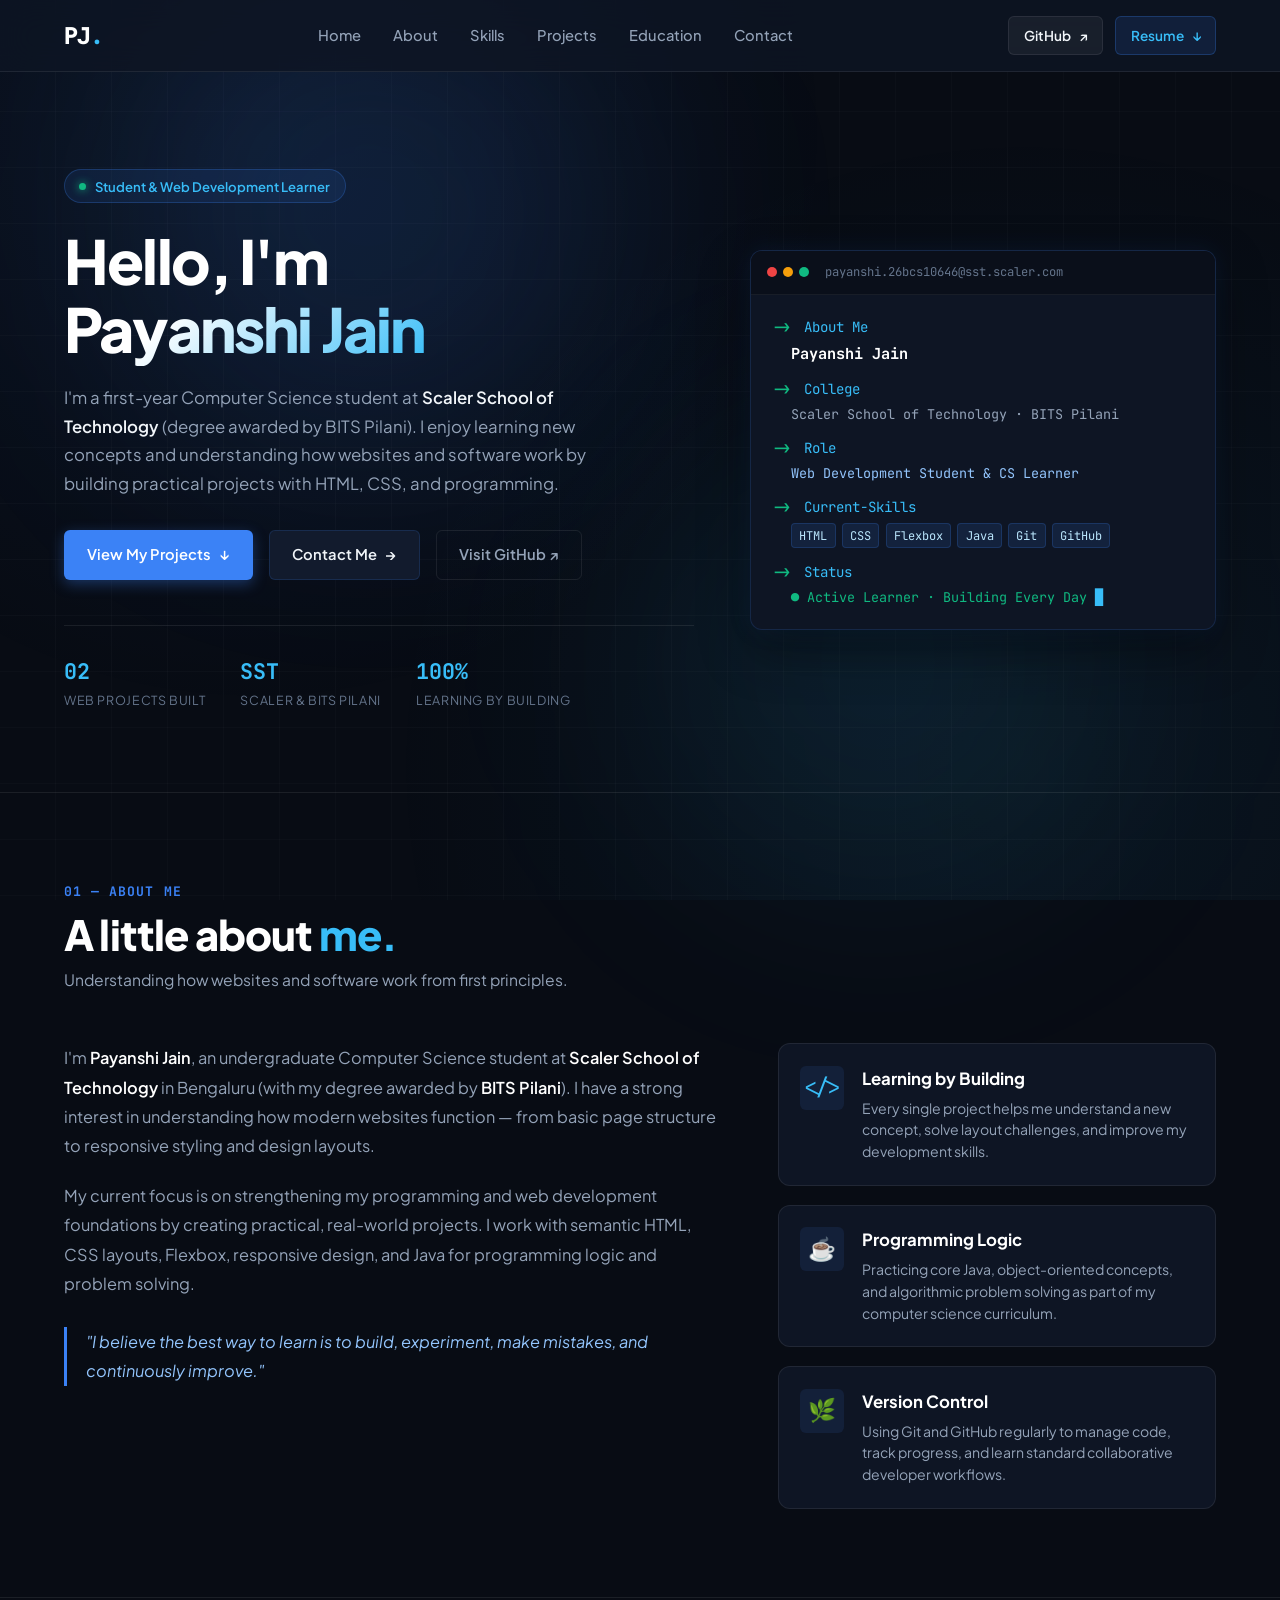
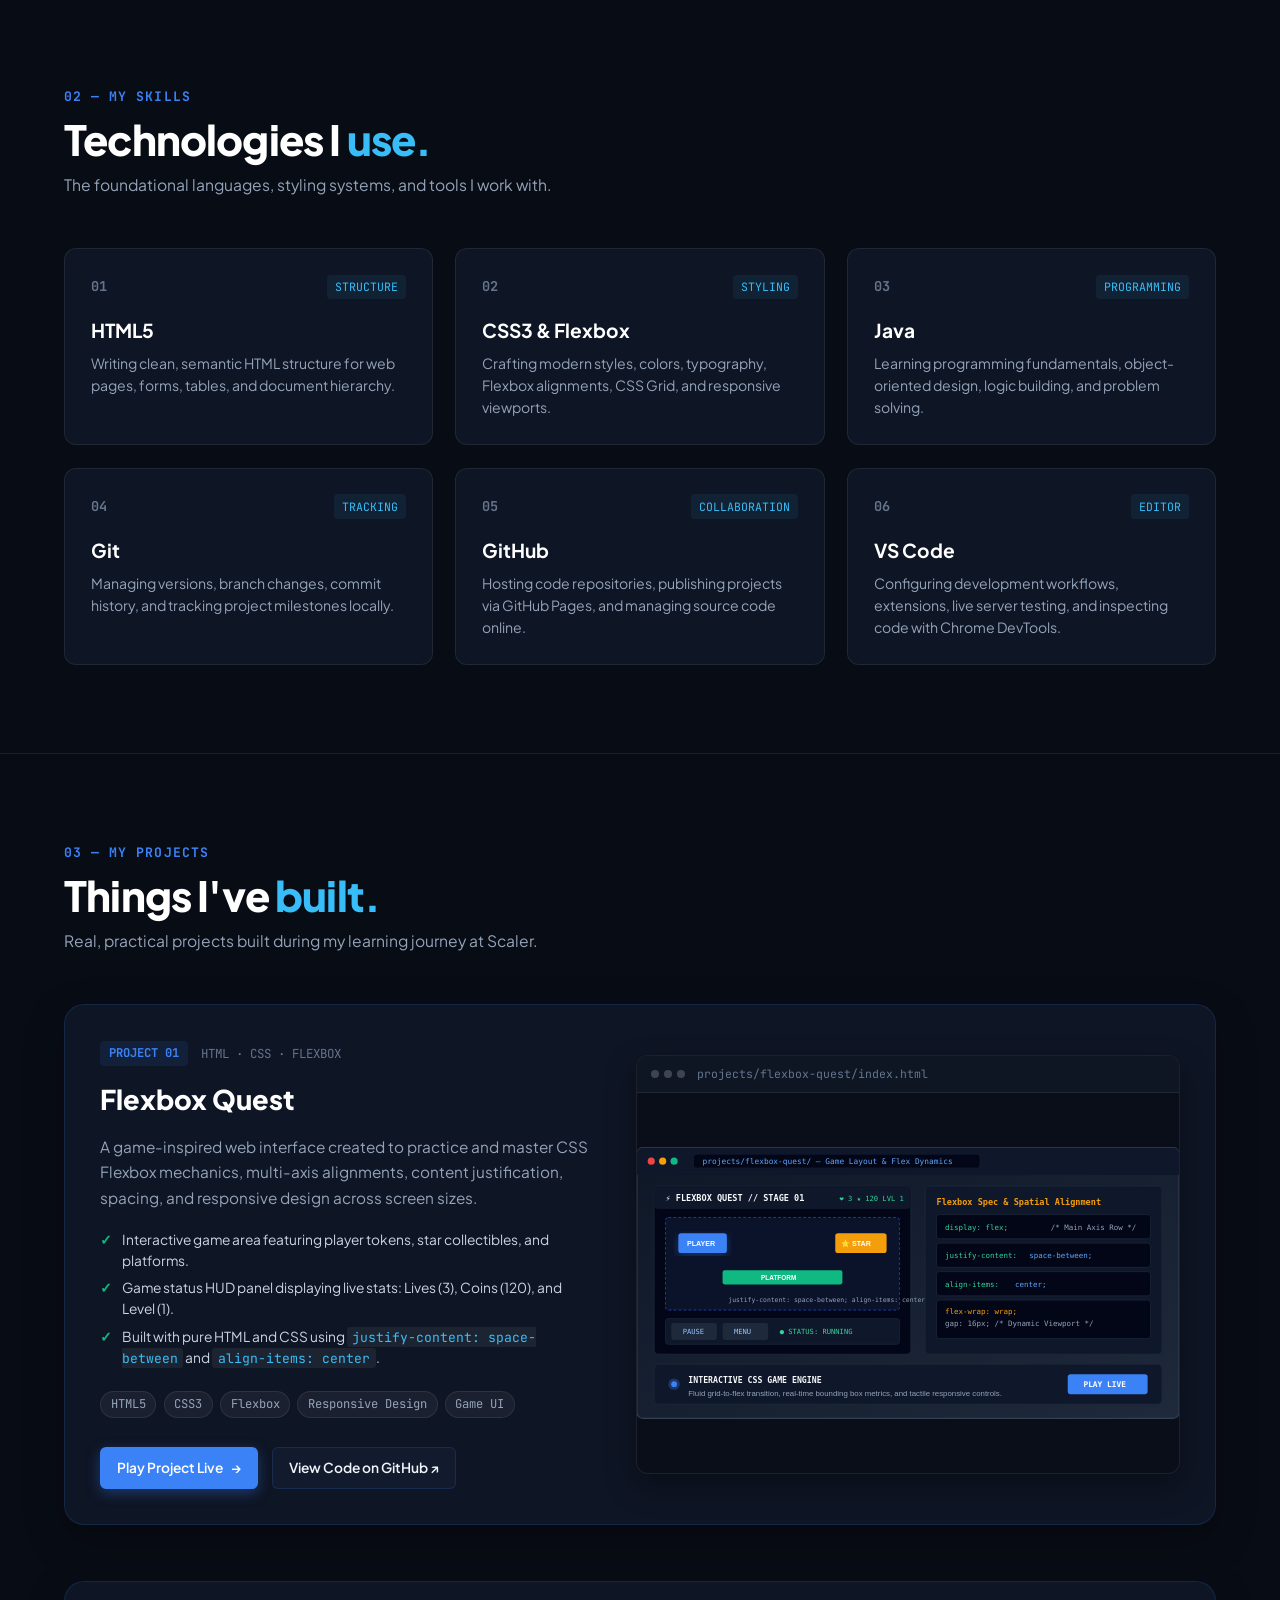
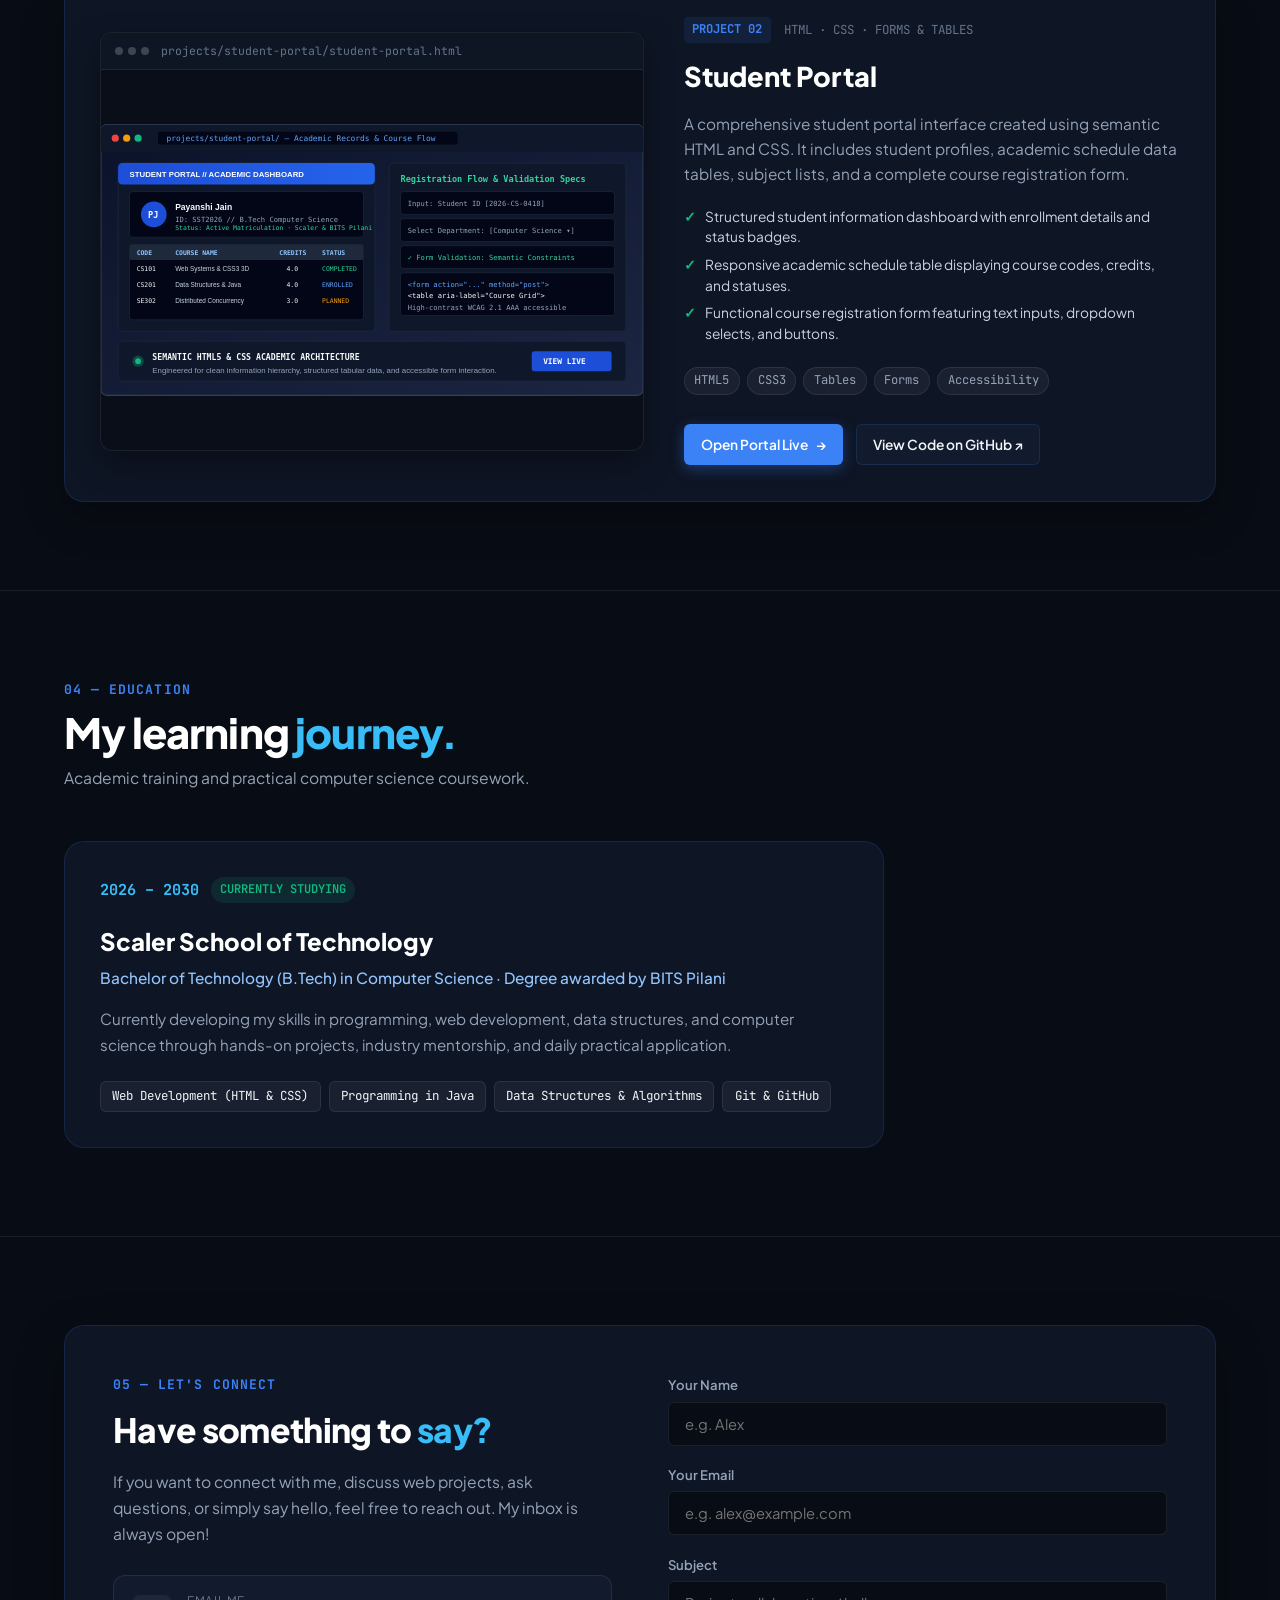
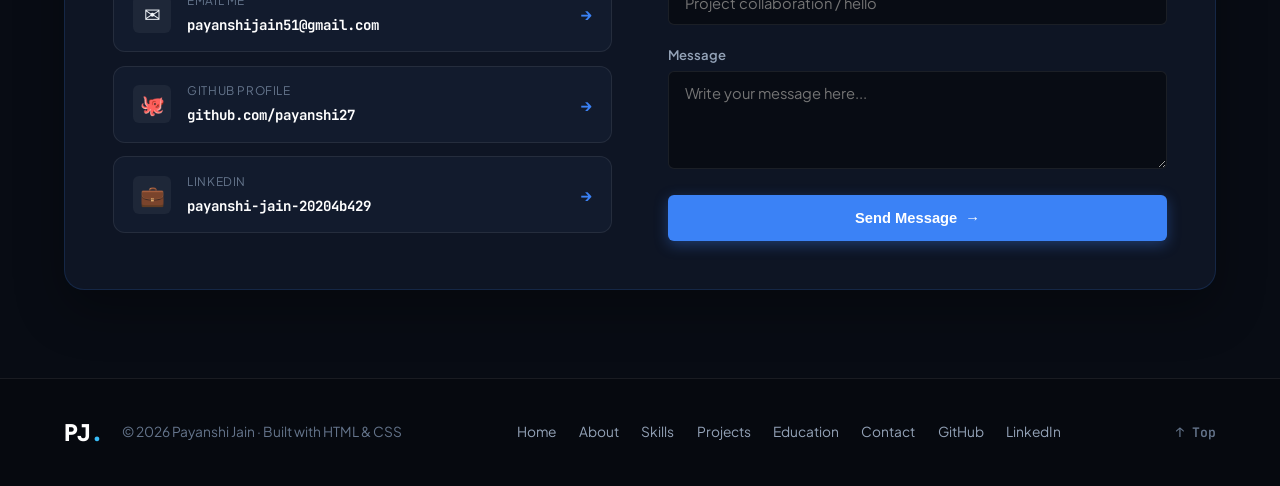
<file: index.html>
<!DOCTYPE html>
<html lang="en">
<head>
  <meta charset="UTF-8">
  <meta name="viewport" content="width=device-width, initial-scale=1.0">
  <meta name="description" content="Payanshi Jain — Portfolio. Student &amp; Web Development Learner at Scaler School of Technology (BITS Pilani). Building projects with HTML, CSS, and Java.">
  <meta name="author" content="Payanshi Jain">
  <title>Payanshi Jain | Portfolio</title>
  
  <!-- Modern Typography Fonts -->
  <link rel="preconnect" href="https://fonts.googleapis.com">
  <link rel="preconnect" href="https://fonts.gstatic.com" crossorigin>
  <link href="https://fonts.googleapis.com/css2?family=JetBrains+Mono:wght@400;500;600;700&family=Plus+Jakarta+Sans:wght@400;500;600;700;800&display=swap" rel="stylesheet">
  
  <link rel="stylesheet" href="style.css">
  <link rel="icon" href="data:image/svg+xml,<svg xmlns='http://www.w3.org/2000/svg' viewBox='0 0 100 100'><rect width='100' height='100' rx='20' fill='%231E293B'/><text y='.72em' x='20' font-size='62' font-family='sans-serif' font-weight='800' fill='%2360A5FA'>PJ</text></svg>">
</head>
<body>

  <!-- ================= NAVBAR ================= -->
  <header class="navbar">
    <div class="container nav-container">
      <a href="#home" class="logo" aria-label="Payanshi Jain Home">
        PJ<span>.</span>
      </a>

      <!-- Mobile Navigation Hamburger Checkbox -->
      <input type="checkbox" id="nav-toggle" class="nav-toggle-input">
      <label for="nav-toggle" class="nav-toggle-label" aria-label="Open Navigation">
        <span></span>
        <span></span>
        <span></span>
      </label>

      <nav class="nav-menu">
        <a href="#home" class="nav-link">Home</a>
        <a href="#about" class="nav-link">About</a>
        <a href="#skills" class="nav-link">Skills</a>
        <a href="#projects" class="nav-link">Projects</a>
        <a href="#education" class="nav-link">Education</a>
        <a href="#contact" class="nav-link">Contact</a>
      </nav>

      <div class="nav-actions">
        <a href="https://github.com/payanshi27" target="_blank" rel="noopener" class="btn btn-github">
          <span>GitHub</span>
          <span>↗</span>
        </a>
        <a href="./resume.pdf" target="_blank" rel="noopener" class="btn btn-resume">
          <span>Resume</span>
          <span>↓</span>
        </a>
      </div>
    </div>
  </header>

  <main>

    <!-- ================= HERO SECTION ================= -->
    <section id="home" class="hero-section">
      <div class="ambient-glow glow-top"></div>
      <div class="ambient-glow glow-bottom"></div>

      <div class="container hero-container">
        <!-- Hero Text Content -->
        <div class="hero-content">
          <div class="badge-pill">
            <span class="badge-dot"></span>
            <span>Student &amp; Web Development Learner</span>
          </div>

          <h1 class="hero-title">
            Hello, I'm <br>
            <span class="gradient-text">Payanshi Jain</span>
          </h1>

          <p class="hero-description">
            I'm a first-year Computer Science student at <strong>Scaler School of Technology</strong>
            (degree awarded by BITS Pilani). I enjoy learning new concepts and understanding how websites
            and software work by building practical projects with HTML, CSS, and programming.
          </p>

          <div class="hero-buttons">
            <a href="#projects" class="btn btn-primary">
              <span>View My Projects</span>
              <span>↓</span>
            </a>
            <a href="#contact" class="btn btn-secondary">
              <span>Contact Me</span>
              <span>→</span>
            </a>
            <a href="https://github.com/payanshi27" target="_blank" rel="noopener" class="btn btn-outline">
              <span>Visit GitHub ↗</span>
            </a>
          </div>

          <!-- Student Focus Highlights -->
          <div class="hero-highlights">
            <div class="highlight-item">
              <span class="highlight-num">02</span>
              <span class="highlight-label">Web Projects Built</span>
            </div>
            <div class="highlight-item">
              <span class="highlight-num">SST</span>
              <span class="highlight-label">Scaler &amp; BITS Pilani</span>
            </div>
            <div class="highlight-item">
              <span class="highlight-num">100%</span>
              <span class="highlight-label">Learning By Building</span>
            </div>
          </div>
        </div>

        <!-- Hero Terminal Card -->
        <div class="hero-card-wrapper">
          <div class="terminal-card">
            <div class="terminal-header">
              <div class="terminal-dots">
                <span class="dot dot-red"></span>
                <span class="dot dot-yellow"></span>
                <span class="dot dot-green"></span>
              </div>
              <div class="terminal-title">payanshi.26bcs10646@sst.scaler.com</div>
            </div>

            <div class="terminal-body">
              <div class="terminal-row">
                <span class="term-prompt">-></span> <span class="term-cmd">About Me</span>
              </div>
              <div class="term-output bold">Payanshi Jain</div>

              <div class="terminal-row">
                <span class="term-prompt">-></span> <span class="term-cmd">College</span>
              </div>
              <div class="term-output">Scaler School of Technology · BITS Pilani</div>

              <div class="terminal-row">
                <span class="term-prompt">-></span> <span class="term-cmd">Role</span>
              </div>
              <div class="term-output accent">Web Development Student &amp; CS Learner</div>

              <div class="terminal-row">
                <span class="term-prompt">-></span> <span class="term-cmd">Current-Skills</span>
              </div>
              <div class="term-skills-tags">
                <span class="tag">HTML</span>
                <span class="tag">CSS</span>
                <span class="tag">Flexbox</span>
                <span class="tag">Java</span>
                <span class="tag">Git</span>
                <span class="tag">GitHub</span>
              </div>

              <div class="terminal-row">
                <span class="term-prompt">-></span> <span class="term-cmd">Status</span>
              </div>
              <div class="term-output green">● Active Learner · Building Every Day <span class="cursor-blink">█</span></div>
            </div>
          </div>
        </div>
      </div>
    </section>

    <!-- ================= ABOUT ME ================= -->
    <section id="about" class="section about-section">
      <div class="container">
        <div class="section-header">
          <span class="section-tag">01 — ABOUT ME</span>
          <h2 class="section-title">A little about <span>me.</span></h2>
          <p class="section-subtitle">Understanding how websites and software work from first principles.</p>
        </div>

        <div class="about-grid">
          <div class="about-narrative">
            <p>
              I'm <strong>Payanshi Jain</strong>, an undergraduate Computer Science student at
              <strong>Scaler School of Technology</strong> in Bengaluru (with my degree awarded by <strong>BITS Pilani</strong>).
              I have a strong interest in understanding how modern websites function — from basic page structure to responsive styling and design layouts.
            </p>
            <p>
              My current focus is on strengthening my programming and web development foundations by creating practical, real-world projects.
              I work with semantic HTML, CSS layouts, Flexbox, responsive design, and Java for programming logic and problem solving.
            </p>
            <p class="about-quote">
              "I believe the best way to learn is to build, experiment, make mistakes, and continuously improve."
            </p>
          </div>

          <div class="about-cards-col">
            <div class="card-feature">
              <div class="feature-icon">&lt;/&gt;</div>
              <div class="feature-info">
                <h3>Learning by Building</h3>
                <p>Every single project helps me understand a new concept, solve layout challenges, and improve my development skills.</p>
              </div>
            </div>

            <div class="card-feature">
              <div class="feature-icon">☕</div>
              <div class="feature-info">
                <h3>Programming Logic</h3>
                <p>Practicing core Java, object-oriented concepts, and algorithmic problem solving as part of my computer science curriculum.</p>
              </div>
            </div>

            <div class="card-feature">
              <div class="feature-icon">🌿</div>
              <div class="feature-info">
                <h3>Version Control</h3>
                <p>Using Git and GitHub regularly to manage code, track progress, and learn standard collaborative developer workflows.</p>
              </div>
            </div>
          </div>
        </div>
      </div>
    </section>

    <!-- ================= SKILLS ================= -->
    <section id="skills" class="section skills-section">
      <div class="container">
        <div class="section-header">
          <span class="section-tag">02 — MY SKILLS</span>
          <h2 class="section-title">Technologies I <span>use.</span></h2>
          <p class="section-subtitle">The foundational languages, styling systems, and tools I work with.</p>
        </div>

        <div class="skills-grid">
          <!-- Skill 01 -->
          <div class="skill-card">
            <div class="skill-head">
              <span class="skill-num">01</span>
              <span class="skill-badge">Structure</span>
            </div>
            <h3>HTML5</h3>
            <p>Writing clean, semantic HTML structure for web pages, forms, tables, and document hierarchy.</p>
          </div>

          <!-- Skill 02 -->
          <div class="skill-card">
            <div class="skill-head">
              <span class="skill-num">02</span>
              <span class="skill-badge">Styling</span>
            </div>
            <h3>CSS3 &amp; Flexbox</h3>
            <p>Crafting modern styles, colors, typography, Flexbox alignments, CSS Grid, and responsive viewports.</p>
          </div>

          <!-- Skill 03 -->
          <div class="skill-card">
            <div class="skill-head">
              <span class="skill-num">03</span>
              <span class="skill-badge">Programming</span>
            </div>
            <h3>Java</h3>
            <p>Learning programming fundamentals, object-oriented design, logic building, and problem solving.</p>
          </div>

          <!-- Skill 04 -->
          <div class="skill-card">
            <div class="skill-head">
              <span class="skill-num">04</span>
              <span class="skill-badge">Tracking</span>
            </div>
            <h3>Git</h3>
            <p>Managing versions, branch changes, commit history, and tracking project milestones locally.</p>
          </div>

          <!-- Skill 05 -->
          <div class="skill-card">
            <div class="skill-head">
              <span class="skill-num">05</span>
              <span class="skill-badge">Collaboration</span>
            </div>
            <h3>GitHub</h3>
            <p>Hosting code repositories, publishing projects via GitHub Pages, and managing source code online.</p>
          </div>

          <!-- Skill 06 -->
          <div class="skill-card">
            <div class="skill-head">
              <span class="skill-num">06</span>
              <span class="skill-badge">Editor</span>
            </div>
            <h3>VS Code</h3>
            <p>Configuring development workflows, extensions, live server testing, and inspecting code with Chrome DevTools.</p>
          </div>
        </div>
      </div>
    </section>

    <!-- ================= PROJECTS ================= -->
    <section id="projects" class="section projects-section">
      <div class="container">
        <div class="section-header">
          <span class="section-tag">03 — MY PROJECTS</span>
          <h2 class="section-title">Things I've <span>built.</span></h2>
          <p class="section-subtitle">Real, practical projects built during my learning journey at Scaler.</p>
        </div>

        <div class="projects-container">

          <!-- PROJECT 01: FLEXBOX QUEST -->
          <article class="project-showcase-card">
            <div class="project-details">
              <div class="project-meta-strip">
                <span class="project-index">PROJECT 01</span>
                <span class="project-category">HTML · CSS · FLEXBOX</span>
              </div>

              <h3 class="project-title">Flexbox Quest</h3>
              <p class="project-desc">
                A game-inspired web interface created to practice and master CSS Flexbox mechanics, multi-axis alignments,
                content justification, spacing, and responsive design across screen sizes.
              </p>

              <div class="project-key-points">
                <div class="key-point">
                  <span class="check-icon">✓</span>
                  <span>Interactive game area featuring player tokens, star collectibles, and platforms.</span>
                </div>
                <div class="key-point">
                  <span class="check-icon">✓</span>
                  <span>Game status HUD panel displaying live stats: Lives (3), Coins (120), and Level (1).</span>
                </div>
                <div class="key-point">
                  <span class="check-icon">✓</span>
                  <span>Built with pure HTML and CSS using <code>justify-content: space-between</code> and <code>align-items: center</code>.</span>
                </div>
              </div>

              <div class="project-tags-row">
                <span class="ptag">HTML5</span>
                <span class="ptag">CSS3</span>
                <span class="ptag">Flexbox</span>
                <span class="ptag">Responsive Design</span>
                <span class="ptag">Game UI</span>
              </div>

              <div class="project-buttons">
                <a href="./projects/flexbox-quest/index.html" target="_blank" rel="noopener" class="btn btn-primary btn-sm">
                  <span>Play Project Live</span>
                  <span>→</span>
                </a>
                <a href="https://github.com/payanshi27/portfolio" target="_blank" rel="noopener" class="btn btn-secondary btn-sm">
                  <span>View Code on GitHub ↗</span>
                </a>
              </div>
            </div>

            <!-- Project Visual Showcase -->
            <div class="project-preview-frame">
              <div class="frame-bar">
                <div class="frame-dots">
                  <span></span><span></span><span></span>
                </div>
                <span class="frame-url">projects/flexbox-quest/index.html</span>
              </div>
              <img src="images/flexbox-preview.svg" alt="Flexbox Quest Game UI Preview" width="760" height="380" loading="lazy">
            </div>
          </article>

          <!-- PROJECT 02: STUDENT PORTAL -->
          <article class="project-showcase-card reverse">
            <div class="project-details">
              <div class="project-meta-strip">
                <span class="project-index">PROJECT 02</span>
                <span class="project-category">HTML · CSS · FORMS &amp; TABLES</span>
              </div>

              <h3 class="project-title">Student Portal</h3>
              <p class="project-desc">
                A comprehensive student portal interface created using semantic HTML and CSS. It includes student profiles,
                academic schedule data tables, subject lists, and a complete course registration form.
              </p>

              <div class="project-key-points">
                <div class="key-point">
                  <span class="check-icon">✓</span>
                  <span>Structured student information dashboard with enrollment details and status badges.</span>
                </div>
                <div class="key-point">
                  <span class="check-icon">✓</span>
                  <span>Responsive academic schedule table displaying course codes, credits, and statuses.</span>
                </div>
                <div class="key-point">
                  <span class="check-icon">✓</span>
                  <span>Functional course registration form featuring text inputs, dropdown selects, and buttons.</span>
                </div>
              </div>

              <div class="project-tags-row">
                <span class="ptag">HTML5</span>
                <span class="ptag">CSS3</span>
                <span class="ptag">Tables</span>
                <span class="ptag">Forms</span>
                <span class="ptag">Accessibility</span>
              </div>

              <div class="project-buttons">
                <a href="./projects/student-portal/student-portal.html" target="_blank" rel="noopener" class="btn btn-primary btn-sm">
                  <span>Open Portal Live</span>
                  <span>→</span>
                </a>
                <a href="https://github.com/payanshi27/portfolio" target="_blank" rel="noopener" class="btn btn-secondary btn-sm">
                  <span>View Code on GitHub ↗</span>
                </a>
              </div>
            </div>

            <!-- Project Visual Showcase -->
            <div class="project-preview-frame">
              <div class="frame-bar">
                <div class="frame-dots">
                  <span></span><span></span><span></span>
                </div>
                <span class="frame-url">projects/student-portal/student-portal.html</span>
              </div>
              <img src="images/portal-preview.svg" alt="Student Portal Dashboard Preview" width="760" height="380" loading="lazy">
            </div>
          </article>

        </div>
      </div>
    </section>

    <!-- ================= EDUCATION ================= -->
    <section id="education" class="section education-section">
      <div class="container">
        <div class="section-header">
          <span class="section-tag">04 — EDUCATION</span>
          <h2 class="section-title">My learning <span>journey.</span></h2>
          <p class="section-subtitle">Academic training and practical computer science coursework.</p>
        </div>

        <div class="education-card-wrapper">
          <div class="edu-card">
            <div class="edu-badge-row">
              <span class="edu-year">2026 – 2030</span>
              <span class="edu-status">Currently Studying</span>
            </div>

            <div class="edu-content">
              <h3>Scaler School of Technology</h3>
              <p class="edu-sub">Bachelor of Technology (B.Tech) in Computer Science · Degree awarded by BITS Pilani</p>
              <p class="edu-desc">
                Currently developing my skills in programming, web development, data structures, and computer science
                through hands-on projects, industry mentorship, and daily practical application.
              </p>

              <div class="edu-topics">
                <span>Web Development (HTML &amp; CSS)</span>
                <span>Programming in Java</span>
                <span>Data Structures &amp; Algorithms</span>
                <span>Git &amp; GitHub</span>
              </div>
            </div>
          </div>
        </div>
      </div>
    </section>

    <!-- ================= CONTACT ================= -->
    <section id="contact" class="section contact-section">
      <div class="container">
        <div class="contact-box">
          <div class="contact-info-col">
            <span class="section-tag">05 — LET'S CONNECT</span>
            <h2 class="contact-title">Have something to <span>say?</span></h2>
            <p class="contact-text">
              If you want to connect with me, discuss web projects, ask questions, or simply say hello, feel free to reach out. My inbox is always open!
            </p>

            <div class="contact-channels">
              <a href="mailto:payanshijain51@gmail.com" class="channel-card">
                <div class="channel-icon">✉</div>
                <div>
                  <span class="channel-label">Email Me</span>
                  <strong class="channel-val">payanshijain51@gmail.com</strong>
                </div>
                <span class="channel-arrow">→</span>
              </a>

              <a href="https://github.com/payanshi27" target="_blank" rel="noopener" class="channel-card">
                <div class="channel-icon">🐙</div>
                <div>
                  <span class="channel-label">GitHub Profile</span>
                  <strong class="channel-val">github.com/payanshi27</strong>
                </div>
                <span class="channel-arrow">→</span>
              </a>

              <a href="https://www.linkedin.com/in/payanshi-jain-20204b429/" target="_blank" rel="noopener" class="channel-card">
                <div class="channel-icon">💼</div>
                <div>
                  <span class="channel-label">LinkedIn</span>
                  <strong class="channel-val">payanshi-jain-20204b429</strong>
                </div>
                <span class="channel-arrow">→</span>
              </a>
            </div>
          </div>

          <!-- Contact Form -->
          <div class="contact-form-col">
            <form class="contact-form" action="https://formsubmit.co/payanshijain51@gmail.com" method="POST" id="contact-form">
              <input type="hidden" name="_subject" value="New Portfolio Contact Message!">
              <input type="hidden" name="_captcha" value="false">
              <div class="form-group">
                <label for="name">Your Name</label>
                <input type="text" id="name" name="name" placeholder="e.g. Alex" required>
              </div>

              <div class="form-group">
                <label for="email">Your Email</label>
                <input type="email" id="email" name="email" placeholder="e.g. alex@example.com" required>
              </div>

              <div class="form-group">
                <label for="subject">Subject</label>
                <input type="text" id="subject" name="subject" placeholder="Project collaboration / hello" required>
              </div>

              <div class="form-group">
                <label for="message">Message</label>
                <textarea id="message" name="message" rows="4" placeholder="Write your message here..." required></textarea>
              </div>

              <button type="submit" class="btn btn-primary btn-submit">
                <span>Send Message</span>
                <span>→</span>
              </button>
            </form>
          </div>
        </div>
      </div>
    </section>

  </main>

  <!-- ================= FOOTER ================= -->
  <footer class="site-footer">
    <div class="container footer-container">
      <div class="footer-left">
        <a href="#home" class="logo">PJ<span>.</span></a>
        <p>© 2026 Payanshi Jain · Built with HTML &amp; CSS</p>
      </div>

      <nav class="footer-nav">
        <a href="#home">Home</a>
        <a href="#about">About</a>
        <a href="#skills">Skills</a>
        <a href="#projects">Projects</a>
        <a href="#education">Education</a>
        <a href="#contact">Contact</a>
        <a href="https://github.com/payanshi27" target="_blank" rel="noopener">GitHub</a>
        <a href="https://www.linkedin.com/in/payanshi-jain-20204b429/" target="_blank" rel="noopener">LinkedIn</a>
      </nav>

      <a href="#home" class="btn-top" aria-label="Back to top">
        <span>↑ Top</span>
      </a>
    </div>
  </footer>

  <script>
    const contactForm = document.getElementById('contact-form');
    if (contactForm) {
      contactForm.addEventListener('submit', async function(e) {
        e.preventDefault();
        const submitBtn = contactForm.querySelector('.btn-submit');
        const originalContent = submitBtn.innerHTML;
        submitBtn.innerHTML = '<span>Sending...</span>';
        submitBtn.disabled = true;

        try {
          const formData = new FormData(contactForm);
          const response = await fetch('https://formsubmit.co/ajax/payanshijain51@gmail.com', {
            method: 'POST',
            headers: {
              'Content-Type': 'application/json',
              'Accept': 'application/json'
            },
            body: JSON.stringify(Object.fromEntries(formData))
          });

          if (response.ok) {
            submitBtn.innerHTML = '<span>✓ Message Sent!</span>';
            submitBtn.style.background = '#10B981';
            submitBtn.style.borderColor = '#10B981';
            contactForm.reset();
            setTimeout(() => {
              submitBtn.innerHTML = originalContent;
              submitBtn.style.background = '';
              submitBtn.style.borderColor = '';
              submitBtn.disabled = false;
            }, 4000);
          } else {
            contactForm.submit();
          }
        } catch (err) {
          contactForm.submit();
        }
      });
    }
  </script>

</body>
</html>
</file>
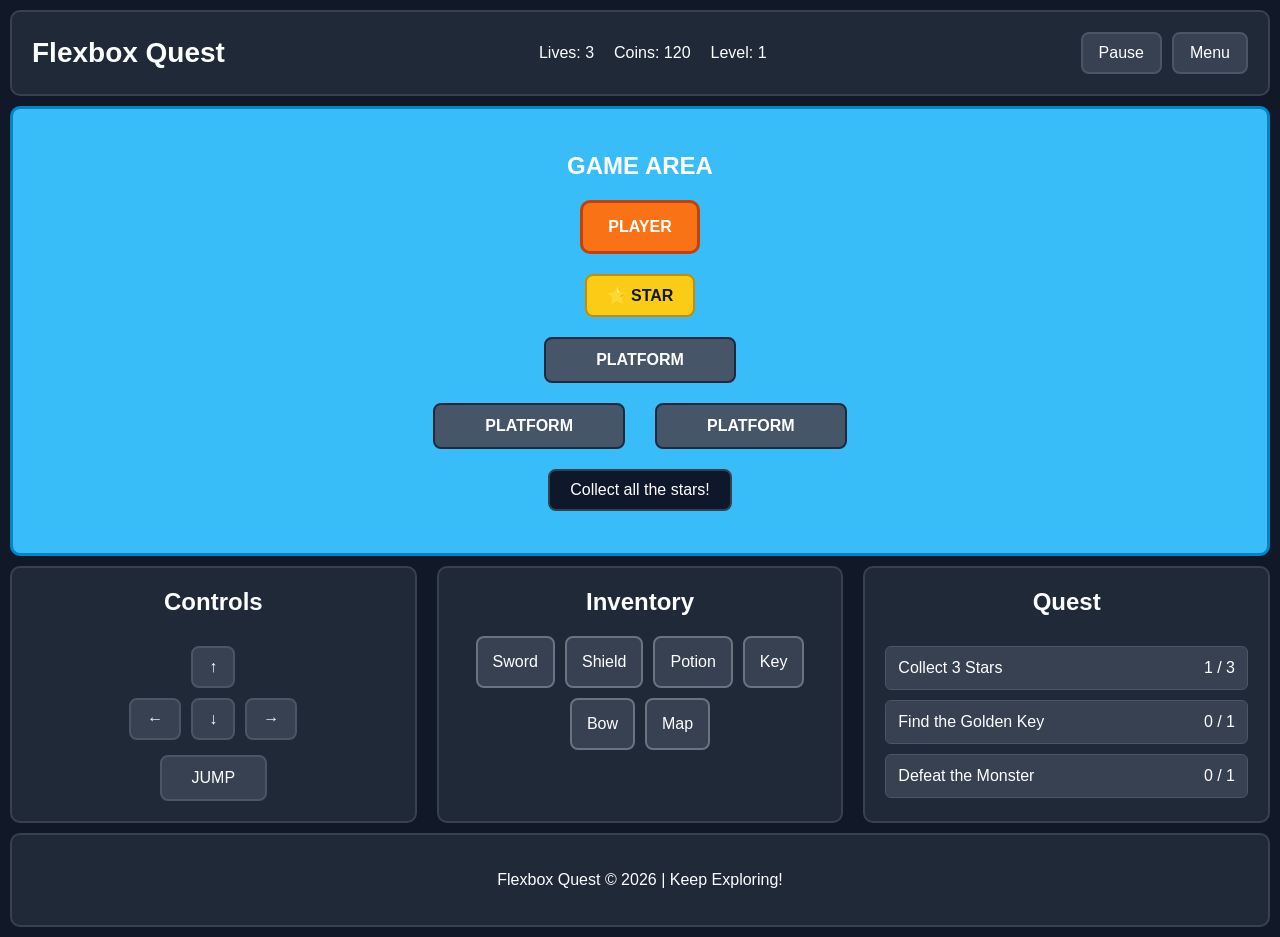
<file: projects/flexbox-quest/index.html>
<!DOCTYPE html>
<html lang="en">
<head>
    <meta charset="UTF-8">
    <meta name="viewport" content="width=device-width, initial-scale=1.0">
    <title>Flexbox Quest</title>

    <link rel="stylesheet" href="style.css">
</head>

<body>

    <!-- Header -->
    <header class="game-header">

        <h1>Flexbox Quest</h1>

        <div class="game-info">
            <span>Lives: 3</span>
            <span>Coins: 120</span>
            <span>Level: 1</span>
        </div>

        <div class="header-actions">
            <button>Pause</button>
            <button>Menu</button>
        </div>

    </header>


    <!-- Main Content -->
    <main>

        <!-- Game Area -->
        <section class="game-area">

            <h2>GAME AREA</h2>

            <div class="player">PLAYER</div>

            <div class="star">⭐ STAR</div>

            <div class="platform">PLATFORM</div>

            <div class="platform-row">
                <div class="platform">PLATFORM</div>
                <div class="platform">PLATFORM</div>
            </div>

            <div class="game-message">
                Collect all the stars!
            </div>

        </section>


        <!-- Game Panels -->
        <section class="game-panels">

            <!-- Controls -->
            <div class="panel controls">

                <h2>Controls</h2>

                <div class="control-row">
                    <button>↑</button>
                </div>

                <div class="control-row">
                    <button>←</button>
                    <button>↓</button>
                    <button>→</button>
                </div>

                <button class="jump-button">JUMP</button>

            </div>


            <!-- Inventory -->
            <div class="panel inventory">

                <h2>Inventory</h2>

                <div class="inventory-items">
                    <div class="item">Sword</div>
                    <div class="item">Shield</div>
                    <div class="item">Potion</div>
                    <div class="item">Key</div>
                    <div class="item">Bow</div>
                    <div class="item">Map</div>
                </div>

            </div>


            <!-- Quest -->
            <div class="panel quest">

                <h2>Quest</h2>

                <div class="quest-item">
                    <span>Collect 3 Stars</span>
                    <span>1 / 3</span>
                </div>

                <div class="quest-item">
                    <span>Find the Golden Key</span>
                    <span>0 / 1</span>
                </div>

                <div class="quest-item">
                    <span>Defeat the Monster</span>
                    <span>0 / 1</span>
                </div>

            </div>

        </section>

    </main>


    <!-- Footer -->
    <footer>
        <p>Flexbox Quest © 2026 | Keep Exploring!</p>
    </footer>

</body>
</html>
</file>
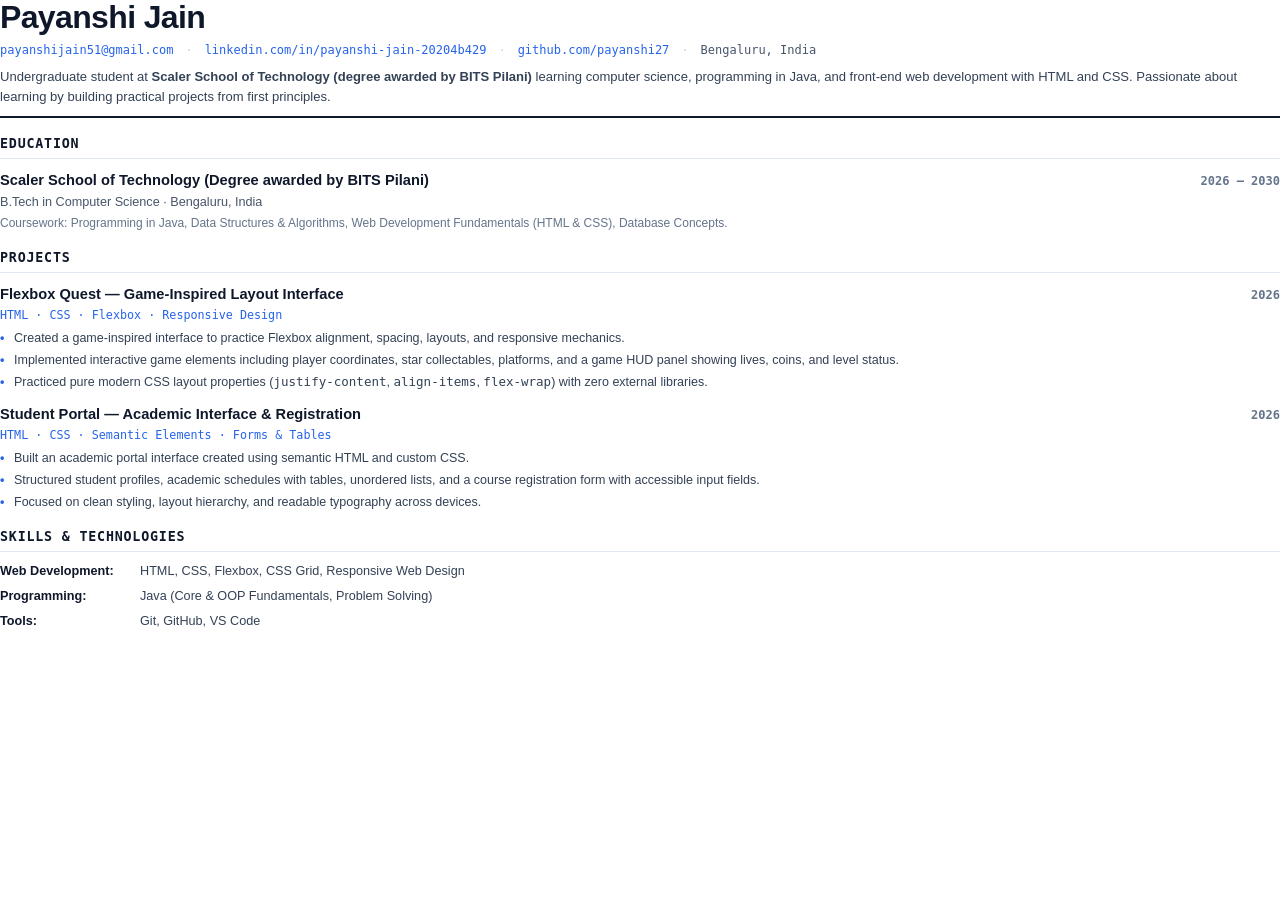
<file: resume.html>
<!DOCTYPE html>
<html lang="en">
<head>
  <meta charset="UTF-8">
  <title>Payanshi Jain — Resume</title>
  <style>
    @page {
      size: A4;
      margin: 16mm 18mm;
    }

    * {
      box-sizing: border-box;
      margin: 0;
      padding: 0;
    }

    body {
      font-family: -apple-system, BlinkMacSystemFont, "Segoe UI", Roboto, Helvetica, Arial, sans-serif;
      color: #1E293B;
      background: #FFFFFF;
      font-size: 10pt;
      line-height: 1.5;
      -webkit-font-smoothing: antialiased;
    }

    header {
      border-bottom: 2px solid #0F172A;
      padding-bottom: 10px;
      margin-bottom: 14px;
    }

    h1 {
      font-size: 24pt;
      font-weight: 800;
      letter-spacing: -0.02em;
      color: #0F172A;
      line-height: 1.1;
      margin-bottom: 6px;
    }

    .contact-row {
      font-family: ui-monospace, "SF Mono", "Cascadia Code", "Roboto Mono", Menlo, Consolas, monospace;
      font-size: 9pt;
      color: #475569;
      display: flex;
      flex-wrap: wrap;
      gap: 12px;
    }

    .contact-row a {
      color: #2563EB;
      text-decoration: none;
    }

    .contact-row span.sep {
      color: #CBD5E1;
    }

    .summary-text {
      margin-top: 8px;
      font-size: 9.8pt;
      color: #334155;
      line-height: 1.5;
    }

    .section-title {
      font-family: ui-monospace, "SF Mono", "Cascadia Code", "Roboto Mono", Menlo, Consolas, monospace;
      font-size: 10pt;
      font-weight: 700;
      letter-spacing: 0.06em;
      text-transform: uppercase;
      color: #0F172A;
      border-bottom: 1.5px solid #E2E8F0;
      padding-bottom: 4px;
      margin-top: 16px;
      margin-bottom: 10px;
    }

    .entry {
      margin-bottom: 12px;
    }

    .entry-head {
      display: flex;
      justify-content: space-between;
      align-items: baseline;
      margin-bottom: 2px;
    }

    .entry-title {
      font-size: 11pt;
      font-weight: 700;
      color: #0F172A;
    }

    .entry-year {
      font-family: ui-monospace, "SF Mono", "Cascadia Code", "Roboto Mono", Menlo, Consolas, monospace;
      font-size: 9pt;
      font-weight: 600;
      color: #64748B;
    }

    .tech-stack {
      font-family: ui-monospace, "SF Mono", "Cascadia Code", "Roboto Mono", Menlo, Consolas, monospace;
      font-size: 8.8pt;
      color: #2563EB;
      margin-bottom: 4px;
    }

    .bullet-list {
      list-style-type: none;
      padding-left: 0;
    }

    .bullet-list li {
      position: relative;
      padding-left: 14px;
      margin-bottom: 3px;
      font-size: 9.4pt;
      color: #334155;
    }

    .bullet-list li::before {
      content: "•";
      position: absolute;
      left: 0;
      color: #2563EB;
      font-weight: bold;
    }

    .skills-block {
      display: grid;
      grid-template-columns: 140px 1fr;
      row-gap: 6px;
      font-size: 9.5pt;
    }

    .skills-cat {
      font-weight: 700;
      color: #0F172A;
    }

    .skills-items {
      color: #334155;
    }
  </style>
</head>
<body>

  <header>
    <h1>Payanshi Jain</h1>
    <div class="contact-row">
      <a href="mailto:payanshijain51@gmail.com">payanshijain51@gmail.com</a>
      <span class="sep">·</span>
      <a href="https://www.linkedin.com/in/payanshi-jain-20204b429/">linkedin.com/in/payanshi-jain-20204b429</a>
      <span class="sep">·</span>
      <a href="https://github.com/payanshi27">github.com/payanshi27</a>
      <span class="sep">·</span>
      <span>Bengaluru, India</span>
    </div>
    <p class="summary-text">
      Undergraduate student at <strong>Scaler School of Technology (degree awarded by BITS Pilani)</strong> learning computer science, programming in Java, and front-end web development with HTML and CSS. Passionate about learning by building practical projects from first principles.
    </p>
  </header>

  <!-- EDUCATION -->
  <section>
    <div class="section-title">Education</div>
    <div class="entry">
      <div class="entry-head">
        <span class="entry-title">Scaler School of Technology (Degree awarded by BITS Pilani)</span>
        <span class="entry-year">2026 – 2030</span>
      </div>
      <div style="font-size:9.5pt; color:#475569; margin-bottom:2px;">B.Tech in Computer Science · Bengaluru, India</div>
      <div style="font-size:9pt; color:#64748B;">
        Coursework: Programming in Java, Data Structures &amp; Algorithms, Web Development Fundamentals (HTML &amp; CSS), Database Concepts.
      </div>
    </div>
  </section>

  <!-- PROJECTS -->
  <section>
    <div class="section-title">Projects</div>

    <!-- Project 1: Flexbox Quest -->
    <div class="entry">
      <div class="entry-head">
        <span class="entry-title">Flexbox Quest — Game-Inspired Layout Interface</span>
        <span class="entry-year">2026</span>
      </div>
      <div class="tech-stack">HTML · CSS · Flexbox · Responsive Design</div>
      <ul class="bullet-list">
        <li>Created a game-inspired interface to practice Flexbox alignment, spacing, layouts, and responsive mechanics.</li>
        <li>Implemented interactive game elements including player coordinates, star collectables, platforms, and a game HUD panel showing lives, coins, and level status.</li>
        <li>Practiced pure modern CSS layout properties (<code>justify-content</code>, <code>align-items</code>, <code>flex-wrap</code>) with zero external libraries.</li>
      </ul>
    </div>

    <!-- Project 2: Student Portal -->
    <div class="entry">
      <div class="entry-head">
        <span class="entry-title">Student Portal — Academic Interface &amp; Registration</span>
        <span class="entry-year">2026</span>
      </div>
      <div class="tech-stack">HTML · CSS · Semantic Elements · Forms &amp; Tables</div>
      <ul class="bullet-list">
        <li>Built an academic portal interface created using semantic HTML and custom CSS.</li>
        <li>Structured student profiles, academic schedules with tables, unordered lists, and a course registration form with accessible input fields.</li>
        <li>Focused on clean styling, layout hierarchy, and readable typography across devices.</li>
      </ul>
    </div>
  </section>

  <!-- SKILLS -->
  <section>
    <div class="section-title">Skills &amp; Technologies</div>
    <div class="skills-block">
      <div class="skills-cat">Web Development:</div>
      <div class="skills-items">HTML, CSS, Flexbox, CSS Grid, Responsive Web Design</div>

      <div class="skills-cat">Programming:</div>
      <div class="skills-items">Java (Core &amp; OOP Fundamentals, Problem Solving)</div>

      <div class="skills-cat">Tools:</div>
      <div class="skills-items">Git, GitHub, VS Code</div>
    </div>
  </section>

</body>
</html>
</file>
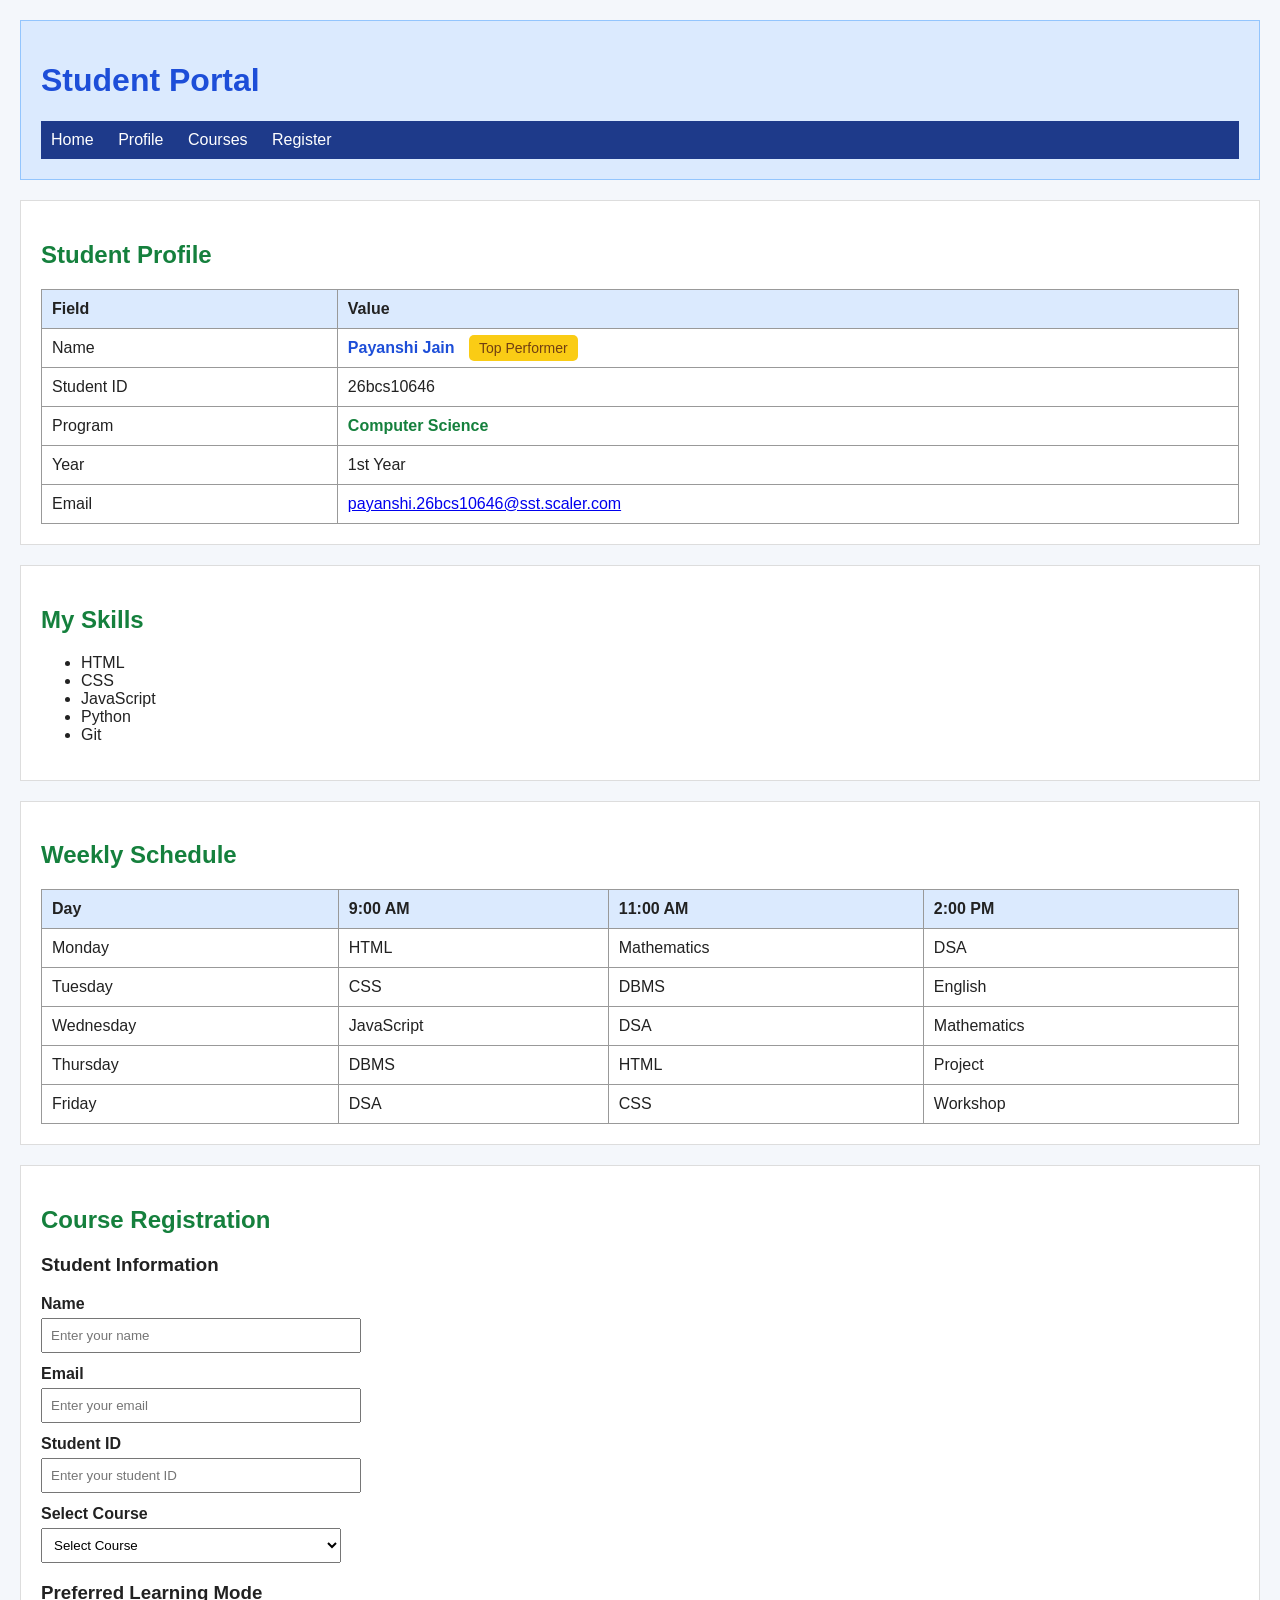
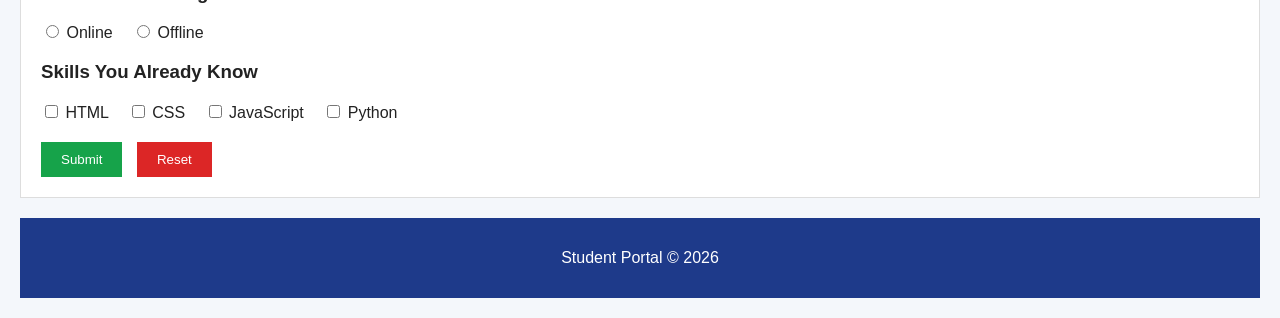
<file: projects/student-portal/student-portal.html>
<!DOCTYPE html>
<html lang="en">

<head>
    <meta charset="UTF-8">
    <meta name="viewport" content="width=device-width, initial-scale=1.0">

    <title>Student Portal</title>

    <style>

        /* Element Selector */
        body {
            background-color: #f4f7fb;
            color: #222;
            font-family: Arial, sans-serif;
            margin: 20px;
        }

        h1 {
            color: #1d4ed8;
        }

        h2 {
            color: #15803d;
        }

        header {
            background-color: #dbeafe;
            padding: 20px;
            border: 1px solid #93c5fd;
        }

        nav {
            background-color: #1e3a8a;
            padding: 10px;
        }

        nav a {
            color: white;
            text-decoration: none;
            margin-right: 20px;
        }

        nav a:hover {
            text-decoration: underline;
        }

        main {
            margin-top: 20px;
        }

        section {
            background-color: white;
            padding: 20px;
            margin-bottom: 20px;
            border: 1px solid #ddd;
        }

        footer {
            background-color: #1e3a8a;
            color: white;
            padding: 15px;
            text-align: center;
        }


        /* Table Styling */

        table {
            width: 100%;
            border-collapse: collapse;
            margin-top: 10px;
        }

        th,
        td {
            border: 1px solid #999;
            padding: 10px;
            text-align: left;
        }

        th {
            background-color: #dbeafe;
        }


        /* Class Selector */

        .highlight {
            color: #15803d;
            font-weight: bold;
        }


        /* ID Selector */

        #student-name {
            color: #1d4ed8;
            font-weight: bold;
        }


        /* Form */

        label {
            display: block;
            margin-top: 12px;
            margin-bottom: 5px;
            font-weight: bold;
        }

        input,
        select {
            padding: 8px;
            width: 300px;
            max-width: 100%;
        }

        input[type="radio"],
        input[type="checkbox"] {
            width: auto;
        }

        .option {
            display: inline;
            font-weight: normal;
            margin-right: 15px;
        }

        button {
            padding: 10px 20px;
            margin-top: 20px;
            margin-right: 10px;
            border: none;
            cursor: pointer;
        }

        .submit-button {
            background-color: #16a34a;
            color: white;
        }

        .reset-button {
            background-color: #dc2626;
            color: white;
        }


        /* Bonus Badge */

        .badge {
            background-color: #facc15;
            color: #713f12;
            padding: 5px 10px;
            margin-left: 10px;
            border-radius: 5px;
            font-size: 14px;
        }

    </style>
</head>


<body>

    <!-- Header -->

    <header>

        <h1>Student Portal</h1>

        <nav>
            <a href="#home">Home</a>
            <a href="#profile">Profile</a>
            <a href="#courses">Courses</a>
            <a href="#register">Register</a>
        </nav>

    </header>


    <!-- Main Content -->

    <main>

        <!-- Student Profile -->

        <section id="profile">

            <h2>Student Profile</h2>

            <table>

                <tr>
                    <th>Field</th>
                    <th>Value</th>
                </tr>

                <tr>
                    <td>Name</td>
                    <td>
                        <span id="student-name">Payanshi Jain</span>
                        <span class="badge">Top Performer</span>
                    </td>
                </tr>

                <tr>
                    <td>Student ID</td>
                    <td>26bcs10646</td>
                </tr>

                <tr>
                    <td>Program</td>
                    <td class="highlight">Computer Science</td>
                </tr>

                <tr>
                    <td>Year</td>
                    <td>1st Year</td>
                </tr>

                <tr>
                    <td>Email</td>
                    <td>
                        <a href="mailto:payanshi.26bcs10646@sst.scaler.com">
                            payanshi.26bcs10646@sst.scaler.com
                        </a>
                    </td>
                </tr>

            </table>

        </section>


        <!-- Skills -->

        <section>

            <h2>My Skills</h2>

            <ul>
                <li>HTML</li>
                <li>CSS</li>
                <li>JavaScript</li>
                <li>Python</li>
                <li>Git</li>
            </ul>

        </section>


        <!-- Weekly Schedule -->

        <section>

            <h2>Weekly Schedule</h2>

            <table>

                <tr>
                    <th>Day</th>
                    <th>9:00 AM</th>
                    <th>11:00 AM</th>
                    <th>2:00 PM</th>
                </tr>

                <tr>
                    <td>Monday</td>
                    <td>HTML</td>
                    <td>Mathematics</td>
                    <td>DSA</td>
                </tr>

                <tr>
                    <td>Tuesday</td>
                    <td>CSS</td>
                    <td>DBMS</td>
                    <td>English</td>
                </tr>

                <tr>
                    <td>Wednesday</td>
                    <td>JavaScript</td>
                    <td>DSA</td>
                    <td>Mathematics</td>
                </tr>

                <tr>
                    <td>Thursday</td>
                    <td>DBMS</td>
                    <td>HTML</td>
                    <td>Project</td>
                </tr>

                <tr>
                    <td>Friday</td>
                    <td>DSA</td>
                    <td>CSS</td>
                    <td>Workshop</td>
                </tr>

            </table>

        </section>


        <!-- Course Registration -->

        <section id="register">

            <h2>Course Registration</h2>

            <form>

                <h3>Student Information</h3>

                <!-- Name -->

                <label for="name">Name</label>

                <input
                    type="text"
                    id="name"
                    name="name"
                    placeholder="Enter your name"
                >


                <!-- Email -->

                <label for="email">Email</label>

                <input
                    type="email"
                    id="email"
                    name="email"
                    placeholder="Enter your email"
                >


                <!-- Student ID -->

                <label for="student-id">Student ID</label>

                <input
                    type="text"
                    id="student-id"
                    name="student-id"
                    placeholder="Enter your student ID"
                >


                <!-- Course -->

                <label for="course">Select Course</label>

                <select id="course" name="course">

                    <option value="">Select Course</option>

                    <option value="html-css">
                        HTML & CSS
                    </option>

                    <option value="javascript">
                        JavaScript
                    </option>

                    <option value="python">
                        Python
                    </option>

                    <option value="dsa">
                        Data Structures
                    </option>

                    <option value="dbms">
                        Database Management
                    </option>

                </select>


                <!-- Learning Mode -->

                <h3>Preferred Learning Mode</h3>

                <input
                    type="radio"
                    id="online"
                    name="learning-mode"
                    value="online"
                >

                <label class="option" for="online">
                    Online
                </label>


                <input
                    type="radio"
                    id="offline"
                    name="learning-mode"
                    value="offline"
                >

                <label class="option" for="offline">
                    Offline
                </label>


                <!-- Skills -->

                <h3>Skills You Already Know</h3>

                <input
                    type="checkbox"
                    id="skill-html"
                    name="skills"
                    value="html"
                >

                <label class="option" for="skill-html">
                    HTML
                </label>


                <input
                    type="checkbox"
                    id="skill-css"
                    name="skills"
                    value="css"
                >

                <label class="option" for="skill-css">
                    CSS
                </label>


                <input
                    type="checkbox"
                    id="skill-js"
                    name="skills"
                    value="javascript"
                >

                <label class="option" for="skill-js">
                    JavaScript
                </label>


                <input
                    type="checkbox"
                    id="skill-python"
                    name="skills"
                    value="python"
                >

                <label class="option" for="skill-python">
                    Python
                </label>


                <!-- Buttons -->

                <br>

                <button
                    type="submit"
                    class="submit-button"
                >
                    Submit
                </button>

                <button
                    type="reset"
                    class="reset-button"
                >
                    Reset
                </button>

            </form>

        </section>

    </main>


    <!-- Footer -->

    <footer>
        <p>Student Portal © 2026</p>
    </footer>

</body>

</html>
</file>
<file: style.css>
/* ==========================================================================
   PAYANSHI JAIN — PORTFOLIO STYLESHEET
   Clean, Modern, Responsive Developer Portfolio
   Typography: Plus Jakarta Sans & JetBrains Mono
   ========================================================================== */

/* --------------------------------------------------------------------------
   01. VARIABLES & COLOR PALETTE
   -------------------------------------------------------------------------- */
:root {
  /* Dark Obsidian & Slate Canvas */
  --bg-main: #080C14;
  --bg-surface: #0E1524;
  --bg-card: #121B2D;
  --bg-card-hover: #16233B;
  --bg-glass: rgba(14, 21, 36, 0.82);

  /* Borders & Hairlines */
  --border-subtle: rgba(255, 255, 255, 0.08);
  --border-card: rgba(59, 130, 246, 0.16);
  --border-card-hover: rgba(96, 165, 250, 0.35);

  /* Text & Ink */
  --text-main: #F1F5F9;
  --text-muted: #94A3B8;
  --text-dim: #64748B;
  --text-bold: #FFFFFF;

  /* Modern Accents */
  --accent-primary: #3B82F6;
  --accent-primary-hover: #2563EB;
  --accent-cyan: #38BDF8;
  --accent-emerald: #10B981;
  --accent-amber: #F59E0B;
  --accent-rose: #F43F5E;
  --accent-glow: rgba(59, 130, 246, 0.25);

  /* Fonts */
  --font-main: "Plus Jakarta Sans", -apple-system, BlinkMacSystemFont, "Segoe UI", Roboto, sans-serif;
  --font-mono: "JetBrains Mono", ui-monospace, "SF Mono", Menlo, Consolas, monospace;

  /* Layout */
  --container-max: 1180px;
  --nav-height: 72px;
  --radius-sm: 6px;
  --radius-md: 12px;
  --radius-lg: 20px;
  --radius-pill: 9999px;

  /* Transitions */
  --transition-fast: 0.2s ease;
  --transition-smooth: 0.3s cubic-bezier(0.16, 1, 0.3, 1);
}

/* --------------------------------------------------------------------------
   02. RESET & BASE ELEMENTS
   -------------------------------------------------------------------------- */
*, *::before, *::after {
  box-sizing: border-box;
  margin: 0;
  padding: 0;
}

html {
  background-color: var(--bg-main);
  color: var(--text-main);
  font-family: var(--font-main);
  font-size: 16px;
  line-height: 1.6;
  scroll-behavior: smooth;
  scroll-padding-top: calc(var(--nav-height) + 24px);
  -webkit-font-smoothing: antialiased;
}

body {
  background-color: var(--bg-main);
  color: var(--text-main);
  overflow-x: hidden;
  position: relative;
  min-height: 100vh;
}

/* Subtle background architectural grid overlay */
body::before {
  content: "";
  position: fixed;
  inset: 0;
  background-image: 
    radial-gradient(circle at 20% 15%, rgba(59, 130, 246, 0.08), transparent 45%),
    radial-gradient(circle at 80% 85%, rgba(56, 189, 248, 0.06), transparent 50%),
    linear-gradient(rgba(255, 255, 255, 0.02) 1px, transparent 1px),
    linear-gradient(90deg, rgba(255, 255, 255, 0.02) 1px, transparent 1px);
  background-size: 100% 100%, 100% 100%, 56px 56px, 56px 56px;
  background-position: 0 0, 0 0, -1px -1px, -1px -1px;
  pointer-events: none;
  z-index: 0;
}

::selection {
  background: rgba(59, 130, 246, 0.3);
  color: #FFFFFF;
}

a {
  color: inherit;
  text-decoration: none;
  transition: all var(--transition-fast);
}

ul {
  list-style: none;
}

img, svg {
  display: block;
  max-width: 100%;
}

.container {
  width: 90%;
  max-width: var(--container-max);
  margin-left: auto;
  margin-right: auto;
  position: relative;
  z-index: 1;
}

/* --------------------------------------------------------------------------
   03. NAVBAR
   -------------------------------------------------------------------------- */
.navbar {
  position: sticky;
  top: 0;
  z-index: 1000;
  background: var(--bg-glass);
  backdrop-filter: blur(16px);
  -webkit-backdrop-filter: blur(16px);
  border-bottom: 1px solid var(--border-subtle);
  height: var(--nav-height);
  display: flex;
  align-items: center;
}

.nav-container {
  display: flex;
  align-items: center;
  justify-content: space-between;
}

.logo {
  font-family: var(--font-mono);
  font-size: 1.45rem;
  font-weight: 800;
  letter-spacing: -0.04em;
  color: var(--text-bold);
}

.logo span {
  color: var(--accent-cyan);
}

.nav-menu {
  display: flex;
  align-items: center;
  gap: 2rem;
}

.nav-link {
  font-size: 0.92rem;
  font-weight: 500;
  color: var(--text-muted);
  position: relative;
  padding: 0.4rem 0;
}

.nav-link:hover {
  color: var(--text-bold);
}

.nav-link::after {
  content: "";
  position: absolute;
  bottom: 0;
  left: 0;
  width: 0;
  height: 2px;
  background: var(--accent-primary);
  transition: width var(--transition-fast);
}

.nav-link:hover::after {
  width: 100%;
}

.nav-actions {
  display: flex;
  align-items: center;
  gap: 0.75rem;
}

/* Checkbox Toggle for Mobile Navigation */
.nav-toggle-input {
  display: none;
}

.nav-toggle-label {
  display: none;
  flex-direction: column;
  justify-content: space-between;
  width: 26px;
  height: 18px;
  cursor: pointer;
}

.nav-toggle-label span {
  height: 2.5px;
  width: 100%;
  background-color: var(--text-main);
  border-radius: 2px;
  transition: all var(--transition-fast);
}

/* --------------------------------------------------------------------------
   04. BUTTONS & UI PRIMITIVES
   -------------------------------------------------------------------------- */
.btn {
  display: inline-flex;
  align-items: center;
  justify-content: center;
  gap: 0.5rem;
  padding: 0.75rem 1.4rem;
  font-size: 0.92rem;
  font-weight: 600;
  border-radius: var(--radius-sm);
  cursor: pointer;
  border: 1px solid transparent;
  transition: all var(--transition-fast);
}

.btn-primary {
  background: var(--accent-primary);
  color: #FFFFFF;
  box-shadow: 0 4px 14px rgba(59, 130, 246, 0.35);
}

.btn-primary:hover {
  background: var(--accent-primary-hover);
  transform: translateY(-2px);
  box-shadow: 0 6px 20px rgba(59, 130, 246, 0.45);
}

.btn-secondary {
  background: var(--bg-card);
  color: var(--text-main);
  border-color: var(--border-card);
}

.btn-secondary:hover {
  background: var(--bg-card-hover);
  border-color: var(--border-card-hover);
  color: var(--text-bold);
  transform: translateY(-2px);
}

.btn-outline {
  background: transparent;
  color: var(--text-muted);
  border-color: var(--border-subtle);
}

.btn-outline:hover {
  color: var(--text-bold);
  border-color: var(--text-muted);
  transform: translateY(-2px);
}

.btn-github {
  background: rgba(255, 255, 255, 0.05);
  color: var(--text-main);
  border-color: var(--border-subtle);
  padding: 0.45rem 0.9rem;
  font-size: 0.85rem;
}

.btn-github:hover {
  background: rgba(255, 255, 255, 0.1);
  color: var(--text-bold);
}

.btn-resume {
  background: rgba(59, 130, 246, 0.12);
  color: var(--accent-cyan);
  border-color: rgba(59, 130, 246, 0.25);
  padding: 0.45rem 0.9rem;
  font-size: 0.85rem;
}

.btn-resume:hover {
  background: rgba(59, 130, 246, 0.2);
  color: #FFFFFF;
}

.btn-sm {
  padding: 0.55rem 1rem;
  font-size: 0.86rem;
}

/* --------------------------------------------------------------------------
   05. HERO SECTION & TERMINAL
   -------------------------------------------------------------------------- */
.hero-section {
  position: relative;
  padding: 5rem 0 4rem;
  min-height: calc(88vh - var(--nav-height));
  display: flex;
  align-items: center;
}

.ambient-glow {
  position: absolute;
  border-radius: 50%;
  filter: blur(120px);
  pointer-events: none;
  z-index: 0;
}

.glow-top {
  width: 480px;
  height: 480px;
  background: rgba(59, 130, 246, 0.12);
  top: -100px;
  left: 10%;
}

.glow-bottom {
  width: 420px;
  height: 420px;
  background: rgba(56, 189, 248, 0.08);
  bottom: -80px;
  right: 15%;
}

.hero-container {
  display: grid;
  grid-template-columns: 1.15fr 0.85fr;
  align-items: center;
  gap: 3.5rem;
}

.badge-pill {
  display: inline-flex;
  align-items: center;
  gap: 0.55rem;
  padding: 0.35rem 0.9rem;
  background: rgba(59, 130, 246, 0.1);
  border: 1px solid rgba(59, 130, 246, 0.25);
  border-radius: var(--radius-pill);
  font-size: 0.82rem;
  font-weight: 600;
  color: var(--accent-cyan);
  margin-bottom: 1.4rem;
}

.badge-dot {
  width: 7px;
  height: 7px;
  border-radius: 50%;
  background: var(--accent-emerald);
  box-shadow: 0 0 8px var(--accent-emerald);
}

.hero-title {
  font-size: clamp(2.4rem, 5vw, 3.8rem);
  font-weight: 800;
  line-height: 1.12;
  letter-spacing: -0.03em;
  color: var(--text-bold);
  margin-bottom: 1.4rem;
}

.gradient-text {
  background: linear-gradient(135deg, #FFFFFF 30%, var(--accent-cyan) 100%);
  -webkit-background-clip: text;
  -webkit-text-fill-color: transparent;
}

.hero-description {
  font-size: 1.05rem;
  color: var(--text-muted);
  line-height: 1.7;
  max-width: 580px;
  margin-bottom: 2rem;
}

.hero-description strong {
  color: var(--text-main);
  font-weight: 600;
}

.hero-buttons {
  display: flex;
  flex-wrap: wrap;
  align-items: center;
  gap: 1rem;
  margin-bottom: 2.8rem;
}

.hero-highlights {
  display: flex;
  align-items: center;
  gap: 2.2rem;
  padding-top: 1.8rem;
  border-top: 1px solid var(--border-subtle);
}

.highlight-item {
  display: flex;
  flex-direction: column;
}

.highlight-num {
  font-family: var(--font-mono);
  font-size: 1.35rem;
  font-weight: 700;
  color: var(--accent-cyan);
}

.highlight-label {
  font-size: 0.78rem;
  color: var(--text-dim);
  text-transform: uppercase;
  letter-spacing: 0.05em;
  margin-top: 2px;
}

/* Terminal Card */
.hero-card-wrapper {
  position: relative;
}

.terminal-card {
  background: var(--bg-surface);
  border: 1px solid var(--border-card);
  border-radius: var(--radius-md);
  box-shadow: 0 20px 50px rgba(0, 0, 0, 0.4), 0 0 25px rgba(59, 130, 246, 0.1);
  overflow: hidden;
  transition: transform var(--transition-smooth), border-color var(--transition-smooth);
}

.terminal-card:hover {
  transform: translateY(-4px);
  border-color: var(--border-card-hover);
}

.terminal-header {
  background: #0A0F1A;
  padding: 0.75rem 1rem;
  display: flex;
  align-items: center;
  gap: 1rem;
  border-bottom: 1px solid rgba(255, 255, 255, 0.06);
}

.terminal-dots {
  display: flex;
  align-items: center;
  gap: 6px;
}

.dot {
  width: 10px;
  height: 10px;
  border-radius: 50%;
}

.dot-red { background: #EF4444; }
.dot-yellow { background: #F59E0B; }
.dot-green { background: #10B981; }

.terminal-title {
  font-family: var(--font-mono);
  font-size: 0.76rem;
  color: var(--text-dim);
}

.terminal-body {
  padding: 1.4rem;
  font-family: var(--font-mono);
  font-size: 0.88rem;
  line-height: 1.5;
}

.terminal-row {
  margin-top: 0.85rem;
}

.terminal-row:first-child {
  margin-top: 0;
}

.term-prompt {
  color: var(--accent-emerald);
  font-weight: 700;
  margin-right: 0.4rem;
}

.term-cmd {
  color: var(--accent-cyan);
}

.term-output {
  margin-top: 0.25rem;
  color: var(--text-muted);
  padding-left: 1.1rem;
  font-size: 0.84rem;
}

.term-output.bold {
  color: var(--text-bold);
  font-weight: 700;
  font-size: 0.95rem;
}

.term-output.accent {
  color: #93C5FD;
}

.term-output.green {
  color: var(--accent-emerald);
}

.term-skills-tags {
  display: flex;
  flex-wrap: wrap;
  gap: 0.4rem;
  padding-left: 1.1rem;
  margin-top: 0.35rem;
}

.term-skills-tags .tag {
  background: rgba(59, 130, 246, 0.12);
  border: 1px solid rgba(59, 130, 246, 0.2);
  color: #BAE6FD;
  font-size: 0.75rem;
  padding: 0.15rem 0.45rem;
  border-radius: 4px;
}

.cursor-blink {
  animation: blink 1s step-end infinite;
  color: var(--accent-cyan);
}

@keyframes blink {
  0%, 100% { opacity: 1; }
  50% { opacity: 0; }
}

/* --------------------------------------------------------------------------
   06. SECTION HEADINGS
   -------------------------------------------------------------------------- */
.section {
  padding: 5.5rem 0;
  position: relative;
  border-top: 1px solid var(--border-subtle);
}

.section-header {
  margin-bottom: 3.2rem;
}

.section-tag {
  font-family: var(--font-mono);
  font-size: 0.82rem;
  font-weight: 700;
  color: var(--accent-primary);
  letter-spacing: 0.08em;
  text-transform: uppercase;
  display: block;
  margin-bottom: 0.5rem;
}

.section-title {
  font-size: clamp(1.9rem, 3.5vw, 2.6rem);
  font-weight: 800;
  color: var(--text-bold);
  letter-spacing: -0.02em;
  line-height: 1.2;
}

.section-title span {
  color: var(--accent-cyan);
}

.section-subtitle {
  font-size: 0.98rem;
  color: var(--text-muted);
  margin-top: 0.45rem;
}

/* --------------------------------------------------------------------------
   07. ABOUT SECTION
   -------------------------------------------------------------------------- */
.about-grid {
  display: grid;
  grid-template-columns: 1.2fr 0.8fr;
  gap: 3.5rem;
  align-items: start;
}

.about-narrative p {
  color: var(--text-muted);
  font-size: 1.02rem;
  line-height: 1.8;
  margin-bottom: 1.25rem;
}

.about-narrative strong {
  color: var(--text-bold);
  font-weight: 600;
}

.about-quote {
  font-size: 1.1rem;
  font-style: italic;
  color: #93C5FD !important;
  border-left: 3px solid var(--accent-primary);
  padding-left: 1.2rem;
  margin-top: 1.8rem;
}

.about-cards-col {
  display: flex;
  flex-direction: column;
  gap: 1.2rem;
}

.card-feature {
  background: var(--bg-surface);
  border: 1px solid var(--border-subtle);
  border-radius: var(--radius-md);
  padding: 1.35rem;
  display: flex;
  gap: 1.1rem;
  transition: all var(--transition-fast);
}

.card-feature:hover {
  background: var(--bg-card);
  border-color: var(--border-card);
  transform: translateY(-2px);
}

.feature-icon {
  font-size: 1.4rem;
  width: 44px;
  height: 44px;
  background: rgba(59, 130, 246, 0.1);
  border-radius: var(--radius-sm);
  display: flex;
  align-items: center;
  justify-content: center;
  flex-shrink: 0;
  color: var(--accent-cyan);
  font-family: var(--font-mono);
}

.feature-info h3 {
  font-size: 1.05rem;
  font-weight: 700;
  color: var(--text-bold);
  margin-bottom: 0.3rem;
}

.feature-info p {
  font-size: 0.88rem;
  color: var(--text-muted);
  line-height: 1.55;
}

/* --------------------------------------------------------------------------
   08. SKILLS SECTION
   -------------------------------------------------------------------------- */
.skills-grid {
  display: grid;
  grid-template-columns: repeat(auto-fill, minmax(290px, 1fr));
  gap: 1.4rem;
}

.skill-card {
  background: var(--bg-surface);
  border: 1px solid var(--border-subtle);
  border-radius: var(--radius-md);
  padding: 1.6rem;
  transition: all var(--transition-smooth);
  position: relative;
  overflow: hidden;
}

.skill-card:hover {
  background: var(--bg-card);
  border-color: var(--border-card-hover);
  transform: translateY(-4px);
  box-shadow: 0 10px 30px rgba(0, 0, 0, 0.2);
}

.skill-head {
  display: flex;
  justify-content: space-between;
  align-items: center;
  margin-bottom: 1rem;
}

.skill-num {
  font-family: var(--font-mono);
  font-size: 0.85rem;
  font-weight: 700;
  color: var(--text-dim);
}

.skill-badge {
  font-family: var(--font-mono);
  font-size: 0.72rem;
  text-transform: uppercase;
  color: var(--accent-cyan);
  background: rgba(56, 189, 248, 0.08);
  padding: 0.2rem 0.5rem;
  border-radius: 4px;
}

.skill-card h3 {
  font-size: 1.2rem;
  font-weight: 700;
  color: var(--text-bold);
  margin-bottom: 0.45rem;
}

.skill-card p {
  font-size: 0.88rem;
  color: var(--text-muted);
  line-height: 1.55;
}

/* --------------------------------------------------------------------------
   09. PROJECTS SECTION
   -------------------------------------------------------------------------- */
.projects-container {
  display: flex;
  flex-direction: column;
  gap: 3.5rem;
}

.project-showcase-card {
  background: var(--bg-surface);
  border: 1px solid var(--border-card);
  border-radius: var(--radius-lg);
  padding: 2.2rem;
  display: grid;
  grid-template-columns: 1.05fr 1.15fr;
  align-items: center;
  gap: 2.5rem;
  box-shadow: 0 15px 40px rgba(0, 0, 0, 0.25);
  transition: all var(--transition-smooth);
}

.project-showcase-card:hover {
  border-color: var(--border-card-hover);
  box-shadow: 0 20px 50px rgba(0, 0, 0, 0.35), 0 0 20px rgba(59, 130, 246, 0.12);
}

.project-showcase-card.reverse {
  grid-template-columns: 1.15fr 1.05fr;
}

.project-showcase-card.reverse .project-details {
  order: 2;
}

.project-showcase-card.reverse .project-preview-frame {
  order: 1;
}

.project-meta-strip {
  display: flex;
  align-items: center;
  gap: 0.8rem;
  margin-bottom: 0.75rem;
}

.project-index {
  font-family: var(--font-mono);
  font-size: 0.76rem;
  font-weight: 700;
  color: var(--accent-primary);
  background: rgba(59, 130, 246, 0.1);
  padding: 0.2rem 0.55rem;
  border-radius: 4px;
}

.project-category {
  font-family: var(--font-mono);
  font-size: 0.78rem;
  color: var(--text-dim);
}

.project-title {
  font-size: 1.7rem;
  font-weight: 800;
  color: var(--text-bold);
  margin-bottom: 0.75rem;
}

.project-desc {
  font-size: 0.96rem;
  color: var(--text-muted);
  line-height: 1.65;
  margin-bottom: 1.25rem;
}

.project-key-points {
  display: flex;
  flex-direction: column;
  gap: 0.45rem;
  margin-bottom: 1.4rem;
}

.key-point {
  display: flex;
  align-items: baseline;
  gap: 0.6rem;
  font-size: 0.86rem;
  color: #CBD5E1;
  line-height: 1.5;
}

.check-icon {
  color: var(--accent-emerald);
  font-weight: 700;
  flex-shrink: 0;
}

.key-point code {
  font-family: var(--font-mono);
  background: rgba(255, 255, 255, 0.06);
  padding: 0.1rem 0.35rem;
  border-radius: 3px;
  font-size: 0.82rem;
  color: var(--accent-cyan);
}

.project-tags-row {
  display: flex;
  flex-wrap: wrap;
  gap: 0.45rem;
  margin-bottom: 1.8rem;
}

.ptag {
  font-family: var(--font-mono);
  font-size: 0.76rem;
  background: rgba(255, 255, 255, 0.05);
  border: 1px solid var(--border-subtle);
  color: #94A3B8;
  padding: 0.2rem 0.6rem;
  border-radius: var(--radius-pill);
}

.project-buttons {
  display: flex;
  flex-wrap: wrap;
  gap: 0.85rem;
}

/* Browser Preview Frame */
.project-preview-frame {
  background: #090E18;
  border: 1px solid var(--border-subtle);
  border-radius: var(--radius-md);
  overflow: hidden;
  box-shadow: 0 12px 30px rgba(0, 0, 0, 0.35);
  transition: transform var(--transition-smooth);
}

.project-showcase-card:hover .project-preview-frame {
  transform: scale(1.015);
}

.frame-bar {
  background: #0E1624;
  padding: 0.55rem 0.85rem;
  display: flex;
  align-items: center;
  gap: 0.75rem;
  border-bottom: 1px solid var(--border-subtle);
}

.frame-dots {
  display: flex;
  gap: 5px;
}

.frame-dots span {
  width: 8px;
  height: 8px;
  border-radius: 50%;
  background: rgba(255, 255, 255, 0.2);
}

.frame-url {
  font-family: var(--font-mono);
  font-size: 0.72rem;
  color: var(--text-dim);
}

/* --------------------------------------------------------------------------
   10. EDUCATION SECTION
   -------------------------------------------------------------------------- */
.education-card-wrapper {
  max-width: 820px;
}

.edu-card {
  background: var(--bg-surface);
  border: 1px solid var(--border-card);
  border-radius: var(--radius-lg);
  padding: 2.2rem;
  position: relative;
  overflow: hidden;
}

.edu-badge-row {
  display: flex;
  align-items: center;
  gap: 0.75rem;
  margin-bottom: 1.2rem;
}

.edu-year {
  font-family: var(--font-mono);
  font-size: 0.95rem;
  font-weight: 700;
  color: var(--accent-cyan);
}

.edu-status {
  font-family: var(--font-mono);
  font-size: 0.75rem;
  font-weight: 600;
  text-transform: uppercase;
  background: rgba(16, 185, 129, 0.12);
  color: var(--accent-emerald);
  padding: 0.2rem 0.55rem;
  border-radius: var(--radius-pill);
}

.edu-content h3 {
  font-size: 1.5rem;
  font-weight: 800;
  color: var(--text-bold);
  margin-bottom: 0.35rem;
}

.edu-sub {
  font-size: 0.96rem;
  color: #93C5FD;
  font-weight: 500;
  margin-bottom: 1rem;
}

.edu-desc {
  font-size: 0.95rem;
  color: var(--text-muted);
  line-height: 1.7;
  margin-bottom: 1.4rem;
}

.edu-topics {
  display: flex;
  flex-wrap: wrap;
  gap: 0.5rem;
}

.edu-topics span {
  font-family: var(--font-mono);
  font-size: 0.78rem;
  background: rgba(255, 255, 255, 0.05);
  border: 1px solid var(--border-subtle);
  color: var(--text-main);
  padding: 0.3rem 0.7rem;
  border-radius: var(--radius-sm);
}

/* --------------------------------------------------------------------------
   11. CONTACT SECTION
   -------------------------------------------------------------------------- */
.contact-box {
  background: var(--bg-surface);
  border: 1px solid var(--border-card);
  border-radius: var(--radius-lg);
  padding: 3rem;
  display: grid;
  grid-template-columns: 1fr 1fr;
  gap: 3.5rem;
  box-shadow: 0 20px 50px rgba(0, 0, 0, 0.3);
}

.contact-title {
  font-size: 2.1rem;
  font-weight: 800;
  color: var(--text-bold);
  margin-bottom: 0.75rem;
  letter-spacing: -0.02em;
}

.contact-title span {
  color: var(--accent-cyan);
}

.contact-text {
  font-size: 0.98rem;
  color: var(--text-muted);
  line-height: 1.65;
  margin-bottom: 1.8rem;
}

.contact-channels {
  display: flex;
  flex-direction: column;
  gap: 0.85rem;
}

.channel-card {
  background: var(--bg-card);
  border: 1px solid var(--border-subtle);
  border-radius: var(--radius-md);
  padding: 0.95rem 1.2rem;
  display: flex;
  align-items: center;
  gap: 1rem;
  transition: all var(--transition-fast);
}

.channel-card:hover {
  background: var(--bg-card-hover);
  border-color: var(--border-card-hover);
  transform: translateX(4px);
}

.channel-icon {
  font-size: 1.25rem;
  width: 38px;
  height: 38px;
  background: rgba(255, 255, 255, 0.05);
  border-radius: var(--radius-sm);
  display: flex;
  align-items: center;
  justify-content: center;
  flex-shrink: 0;
}

.channel-label {
  display: block;
  font-size: 0.74rem;
  color: var(--text-dim);
  text-transform: uppercase;
  letter-spacing: 0.05em;
}

.channel-val {
  font-family: var(--font-mono);
  font-size: 0.88rem;
  color: var(--text-bold);
}

.channel-arrow {
  margin-left: auto;
  color: var(--accent-primary);
  font-weight: 700;
}

/* Contact Form */
.contact-form {
  display: flex;
  flex-direction: column;
  gap: 1.15rem;
}

.form-group {
  display: flex;
  flex-direction: column;
  gap: 0.4rem;
}

.form-group label {
  font-size: 0.82rem;
  font-weight: 600;
  color: var(--text-muted);
}

.form-group input,
.form-group textarea {
  background: var(--bg-main);
  border: 1px solid var(--border-subtle);
  border-radius: var(--radius-sm);
  padding: 0.75rem 1rem;
  font-family: inherit;
  font-size: 0.92rem;
  color: var(--text-bold);
  outline: none;
  transition: border-color var(--transition-fast), box-shadow var(--transition-fast);
}

.form-group input:focus,
.form-group textarea:focus {
  border-color: var(--accent-primary);
  box-shadow: 0 0 0 3px rgba(59, 130, 246, 0.2);
}

.btn-submit {
  width: 100%;
  padding: 0.85rem;
  margin-top: 0.5rem;
}

/* --------------------------------------------------------------------------
   12. FOOTER
   -------------------------------------------------------------------------- */
.site-footer {
  border-top: 1px solid var(--border-subtle);
  padding: 2.2rem 0;
  background: #06090F;
}

.footer-container {
  display: flex;
  align-items: center;
  justify-content: space-between;
}

.footer-left {
  display: flex;
  align-items: center;
  gap: 1.2rem;
}

.footer-left p {
  font-size: 0.86rem;
  color: var(--text-dim);
}

.footer-nav {
  display: flex;
  gap: 1.4rem;
}

.footer-nav a {
  font-size: 0.86rem;
  color: var(--text-muted);
}

.footer-nav a:hover {
  color: var(--text-bold);
}

.btn-top {
  font-family: var(--font-mono);
  font-size: 0.82rem;
  font-weight: 600;
  color: var(--text-dim);
}

.btn-top:hover {
  color: var(--accent-cyan);
}

/* --------------------------------------------------------------------------
   13. RESPONSIVE MEDIA QUERIES
   -------------------------------------------------------------------------- */
@media (max-width: 992px) {
  .hero-container {
    grid-template-columns: 1fr;
    gap: 3rem;
  }

  .about-grid {
    grid-template-columns: 1fr;
    gap: 2.5rem;
  }

  .project-showcase-card,
  .project-showcase-card.reverse {
    grid-template-columns: 1fr;
    gap: 2rem;
  }

  .project-showcase-card.reverse .project-details {
    order: 1;
  }

  .project-showcase-card.reverse .project-preview-frame {
    order: 2;
  }

  .contact-box {
    grid-template-columns: 1fr;
    gap: 2.5rem;
    padding: 2rem;
  }
}

@media (max-width: 768px) {
  .navbar {
    position: relative;
  }

  .nav-toggle-label {
    display: flex;
  }

  .nav-menu {
    display: none;
    position: absolute;
    top: var(--nav-height);
    left: 0;
    width: 100%;
    background: var(--bg-surface);
    border-bottom: 1px solid var(--border-subtle);
    flex-direction: column;
    padding: 1.5rem;
    gap: 1rem;
    box-shadow: 0 10px 30px rgba(0, 0, 0, 0.4);
  }

  .nav-toggle-input:checked ~ .nav-menu {
    display: flex;
  }

  .nav-actions {
    display: none;
  }

  .hero-buttons {
    flex-direction: column;
    align-items: stretch;
  }

  .hero-highlights {
    flex-wrap: wrap;
    gap: 1.4rem;
  }

  .skills-grid {
    grid-template-columns: 1fr;
  }

  .footer-container {
    flex-direction: column;
    gap: 1.4rem;
    text-align: center;
  }

  .footer-left {
    flex-direction: column;
    gap: 0.4rem;
  }

  .footer-nav {
    flex-wrap: wrap;
    justify-content: center;
    gap: 0.9rem;
  }
}
</file>
<file: projects/flexbox-quest/style.css>
/* -------------------------
   Basic Reset
------------------------- */

* {
    box-sizing: border-box;
}

body {
    margin: 0;
    padding: 0;
    font-family: Arial, sans-serif;
    background-color: #111827;
    color: white;
}


/* -------------------------
   Header
------------------------- */

.game-header {
    display: flex;
    justify-content: space-between;
    align-items: center;
    gap: 20px;

    padding: 20px;
    margin: 10px;

    background-color: #1f2937;
    border: 2px solid #374151;
    border-radius: 10px;
}

.game-header h1 {
    margin: 0;
    font-size: 28px;
}

.game-info {
    display: flex;
    gap: 20px;
    align-items: center;
}

.header-actions {
    display: flex;
    gap: 10px;
}


/* -------------------------
   Buttons
------------------------- */

button {
    padding: 10px 16px;

    border: 2px solid #4b5563;
    border-radius: 8px;

    background-color: #374151;
    color: white;

    font-size: 16px;
    cursor: pointer;
}

button:hover {
    background-color: #4b5563;
}


/* -------------------------
   Game Area
------------------------- */

.game-area {
    display: flex;
    flex-direction: column;
    justify-content: center;
    align-items: center;
    gap: 20px;

    min-height: 450px;

    margin: 10px;
    padding: 30px;

    background-color: #38bdf8;

    border: 3px solid #0284c7;
    border-radius: 10px;
}

.game-area h2 {
    margin: 0;
}

.player {
    padding: 15px 25px;

    background-color: #f97316;

    border: 3px solid #c2410c;
    border-radius: 10px;

    font-weight: bold;
}

.star {
    padding: 10px 20px;

    background-color: #facc15;

    border: 2px solid #ca8a04;
    border-radius: 8px;

    color: #111827;
    font-weight: bold;
}

.platform {
    padding: 12px 50px;

    background-color: #475569;

    border: 2px solid #1e293b;
    border-radius: 8px;

    font-weight: bold;
}

.platform-row {
    display: flex;
    justify-content: center;
    align-items: center;
    gap: 30px;
}

.game-message {
    padding: 10px 20px;

    background-color: #0f172a;

    border: 2px solid #334155;
    border-radius: 8px;
}


/* -------------------------
   Game Panels
------------------------- */

.game-panels {
    display: flex;
    gap: 20px;

    margin: 10px;
}

.panel {
    flex: 1;

    padding: 20px;

    background-color: #1f2937;

    border: 2px solid #374151;
    border-radius: 10px;
}

.panel h2 {
    margin-top: 0;
    text-align: center;
}


/* -------------------------
   Controls
------------------------- */

.controls {
    display: flex;
    flex-direction: column;

    justify-content: center;
    align-items: center;

    gap: 10px;
}

.control-row {
    display: flex;

    justify-content: center;
    align-items: center;

    gap: 10px;
}

.jump-button {
    margin-top: 5px;
    padding: 12px 30px;
}


/* -------------------------
   Inventory
------------------------- */

.inventory-items {
    display: flex;

    justify-content: center;
    align-items: center;

    gap: 10px;

    flex-wrap: wrap;
}

.item {
    display: inline-block;

    padding: 15px;

    background-color: #374151;

    border: 2px solid #6b7280;
    border-radius: 8px;

    text-align: center;
}


/* -------------------------
   Quest
------------------------- */

.quest {
    display: flex;
    flex-direction: column;

    gap: 10px;
}

.quest-item {
    display: flex;

    justify-content: space-between;
    align-items: center;

    padding: 12px;

    background-color: #374151;

    border: 1px solid #4b5563;
    border-radius: 6px;
}


/* -------------------------
   Footer
------------------------- */

footer {
    margin: 10px;
    padding: 20px;

    background-color: #1f2937;

    border: 2px solid #374151;
    border-radius: 10px;

    text-align: center;
}


/* -------------------------
   Responsive Design
------------------------- */

@media (max-width: 768px) {

    .game-header {
        flex-direction: column;
        text-align: center;
    }

    .game-info {
        flex-wrap: wrap;
        justify-content: center;
    }

    .game-panels {
        flex-direction: column;
    }

    .game-area {
        min-height: 400px;
        padding: 20px;
    }

    .platform-row {
        flex-direction: column;
        gap: 10px;
    }

    .platform {
        padding: 10px 35px;
    }
}


/* -------------------------
   Small Mobile Screens
------------------------- */

@media (max-width: 375px) {

    .game-header {
        margin: 5px;
        padding: 15px;
    }

    .game-header h1 {
        font-size: 22px;
    }

    .game-info {
        gap: 10px;
        font-size: 14px;
    }

    .game-area {
        margin: 5px;
        padding: 15px;
    }

    .game-panels {
        margin: 5px;
    }

    .panel {
        padding: 15px;
    }

    .platform {
        padding: 8px 25px;
        font-size: 14px;
    }

    footer {
        margin: 5px;
    }
}
</file>
